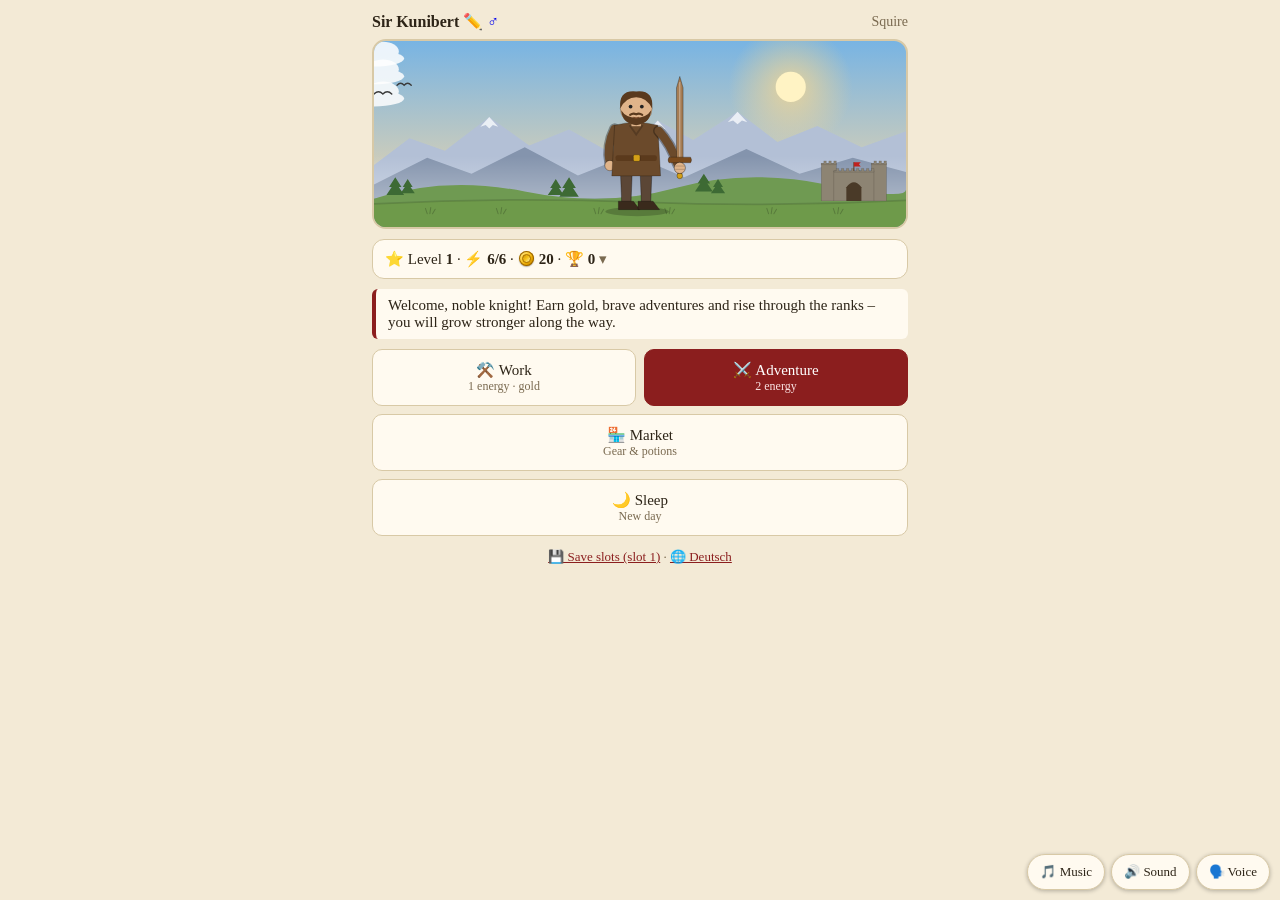
<file: index.html>
<!DOCTYPE html>
<html lang="de">
<head>
<meta charset="utf-8">
<meta name="viewport" content="width=device-width, initial-scale=1, viewport-fit=cover">
<title>Sir Grindalot – Vom Knappen zur Legende</title>
<meta name="theme-color" content="#1b1610">
<meta name="description" content="Werde vom Knappen zur Legende – ein mittelalterliches Browser-Rollenspiel.">
<link rel="manifest" href="manifest.webmanifest">
<link rel="icon" href="icons/icon.svg" type="image/svg+xml">
<link rel="apple-touch-icon" href="icons/icon-192.png">
<meta name="apple-mobile-web-app-capable" content="yes">
<meta name="apple-mobile-web-app-title" content="Sir Grindalot">
<!-- Die Version steht nur hier (V). Sie hängt als ?v=… an allen Dateien und an sw.js, damit Browser nach einem Update keine alten Dateien aus dem Cache nehmen. -->
<script>var V="0.2.3";document.write('<link rel="stylesheet" href="css/style.css?v='+V+'">')</script>
</head>
<body>
<div id="app"></div>
<!-- Klassische Skripte (keine ES-Module), damit das Spiel auch lokal per file:// läuft. Reihenfolge ist wichtig (gleich in tests/index.html).
     Die Version V steht oben im Kopf; document.write lädt sie der Reihe nach und synchron. -->
<script>
["js/i18n.js","js/lang/de.js","js/lang/en.js","js/util.js","js/data.js","js/state.js","js/audio.js","js/speech.js","js/unlock.js","js/art.js","js/towerart.js","js/uniqueart.js","js/professions.js","js/weapons.js","js/loot.js","js/unique.js","js/day.js","js/tavern.js","js/screens.js","js/combat.js","js/towerboss.js","js/help.js","js/companions.js","js/events.js","js/story.js","js/endgame.js","js/bestiary.js","js/main.js"].forEach(function(f){document.write('<script src="'+f+'?v='+V+'"><\/script>')});
</script>
</body>
</html>
</file>
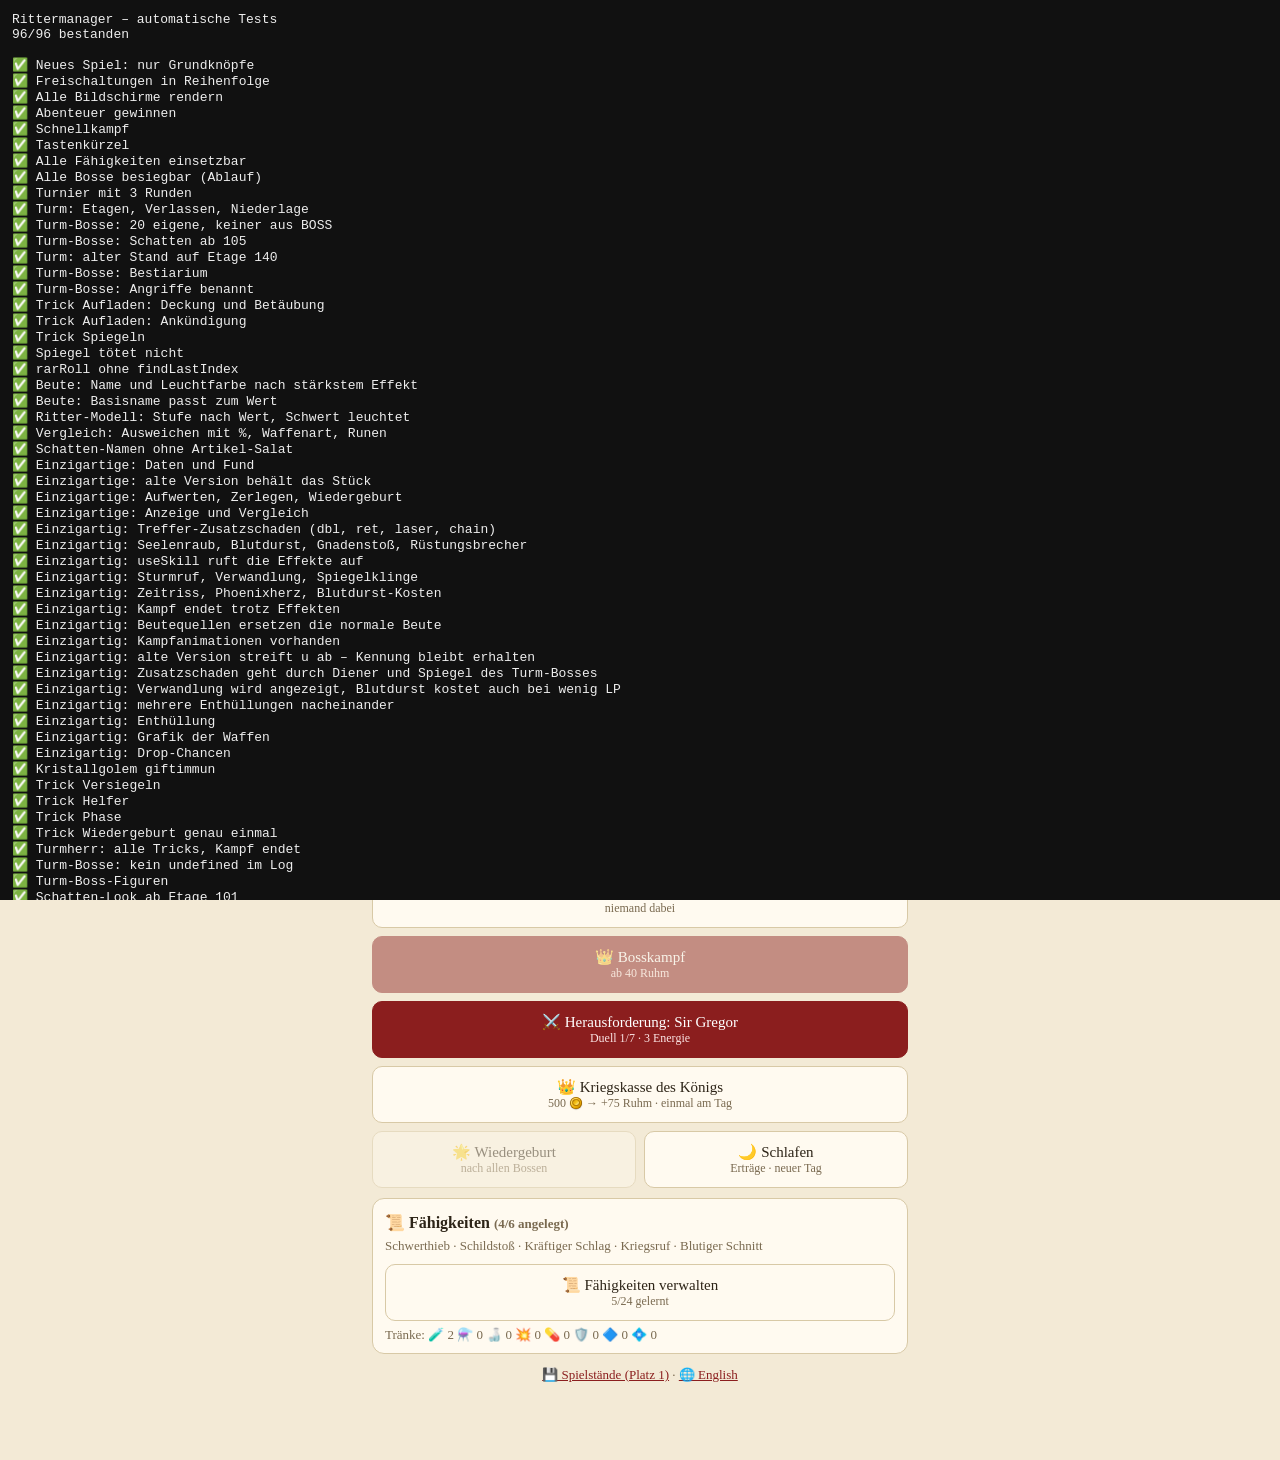
<file: tests/index.html>
<!DOCTYPE html>
<html lang="de"><head><meta charset="utf-8"><title>Rittermanager – Tests</title>
<link rel="stylesheet" href="../css/style.css">
<script>
// Echte Spielstände nie anfassen: localStorage durch einen Speicher im Arbeitsspeicher ersetzen
(()=>{const m={ritter_lang:"de"};  // Tests laufen deutsch, ?lang=en für Englisch
const mem={getItem:k=>k in m?m[k]:null,setItem:(k,v)=>{m[k]=String(v)},removeItem:k=>{delete m[k]},clear:()=>{for(const k in m)delete m[k]},key:i=>Object.keys(m)[i]||null,get length(){return Object.keys(m).length}};
 Object.defineProperty(window,"localStorage",{value:mem,configurable:true})})();
// Keine Seitenreloads und keine echten Downloads im Test
window.__reloads=0;
</script></head>
<body><div id="app"></div>
<script src="../js/i18n.js"></script><script src="../js/lang/de.js"></script><script src="../js/lang/en.js"></script><script src="../js/util.js"></script><script src="../js/data.js"></script><script src="../js/state.js"></script><script src="../js/audio.js"></script><script src="../js/speech.js"></script><script src="../js/unlock.js"></script><script src="../js/art.js"></script><script src="../js/towerart.js"></script><script src="../js/uniqueart.js"></script><script src="../js/professions.js"></script><script src="../js/weapons.js"></script><script src="../js/loot.js"></script><script src="../js/unique.js"></script><script src="../js/day.js"></script><script src="../js/tavern.js"></script><script src="../js/screens.js"></script><script src="../js/combat.js"></script><script src="../js/towerboss.js"></script><script src="../js/help.js"></script><script src="../js/companions.js"></script><script src="../js/events.js"></script><script src="../js/story.js"></script><script src="../js/endgame.js"></script><script src="../js/bestiary.js"></script><script src="../js/main.js"></script>
<pre id="out" style="position:fixed;inset:0;overflow:auto;margin:0;padding:12px;background:#111;color:#eee;font:13px monospace;z-index:999"></pre>
<script>
const R=[];let fails=0;
function test(name,fn){try{fn();R.push("✅ "+name)}catch(e){fails++;R.push("❌ "+name+" – "+(e&&e.message||e))}}
const ok=(c,m)=>{if(!c)throw new Error(m||"Bedingung nicht erfüllt")};
AU.mus=false;AU.sfx=false;TTS.on=false;speechSynthesis&&speechSynthesis.cancel&&(speechSynthesis.speak=()=>{});
const newGame=()=>{S=fresh();unlCheck();S.lvl0=1;S.sk=[];qGen();F=null};
const hero=L=>{newGame();S.exp=expFor(L);S.st=S.au=S.ge=3+L-1;S.lvl0=L;S.unl=FEAT.map(f=>f.id);S.tunl=1;S.sk=SK.filter(s=>s.id!=="hieb"&&s.lv<=L).slice(-6).map(s=>s.id);S.gold=99999;S.en=99;Object.keys(S.mat).forEach(k=>S.mat[k]=50);S.pr={sm:{lv:10,xp:0},al:{lv:10,xp:0},ve:{lv:10,xp:0}}};
const win=()=>{let n=0;while(!F.over&&n++<300){F.ehp=0;enemyTurn([])}ok(F.over,"Kampf endet nicht")};

test("Neues Spiel: nur Grundknöpfe",()=>{newGame();home();const b=[...document.querySelectorAll(".grid button")].map(x=>x.textContent);ok(b.length===4,"erwartet 4 Knöpfe, gefunden "+b.length)});
test("Freischaltungen in Reihenfolge",()=>{newGame();const got=[];for(let L=2;L<=20;L++){S.exp=expFor(L);const l=[];levelCheck(l);unlCheck(l);l.filter(x=>x.includes("🔓")).forEach(()=>got.push(L))}ok(got.length>=11,"nur "+got.length+" Freischaltungen")});
test("Alle Bildschirme rendern",()=>{hero(30);for(const f of[home,shop,inv,trader,castleScr,titles,skillsScr,saveScr,compScr,bestScr,()=>{TV.ph="bet";tavern()}])f();for(const w of["sm","al","ve"]){wsTab=w;workshop()}});
test("Abenteuer gewinnen",()=>{hero(10);startFight();if(EVN){EVN=null;setup(mk(10,ET[0]))}win();ok(F.ko==="e")});
test("Schnellkampf",()=>{hero(15);EVN=null;setup(mk(12,ET[2]));quickFight();ok(F.over||F.log.includes(t("cb.qStop")),"Schnellkampf endet nicht")});
test("Tastenkürzel",()=>{hero(15);setup(mk(12,ET[0]));const o=F.ehp;document.dispatchEvent(new KeyboardEvent("keydown",{key:"1"}));ok(F.ehp<o||F.log.includes(t("cb.miss"))||F.log.includes(t("cb.eDodge",F.name)),"Taste 1 ohne Wirkung")});
test("Alle Fähigkeiten einsetzbar",()=>{hero(30);for(const s of SK){S.sk=s.id==="hieb"?[]:[s.id];setup(mk(30,ET[0]));F.ehp=F.emax=1e6;useSkill(s.id);ok(!F.log.includes("undefined"),s.id)}});
test("Alle Bosse besiegbar (Ablauf)",()=>{hero(50);for(let i=0;i<BOSS.length;i++){S.boss=i;S.ruhm=1e6;S.en=9;startBoss();win()}ok(S.boss===BOSS.length,"Bossfortschritt "+S.boss);ok(F.epi===1,"Epilog-Knopf fehlt");epilogScr()});
test("Turnier mit 3 Runden",()=>{hero(20);startTour();win();nextTour();win();nextTour();win();ok(S.troph===1,"kein Pokal")});
test("Turm: Etagen, Verlassen, Niederlage",()=>{hero(30);startTower();win();nextTour();win();leaveTower();ok(S.tcur===3,"tcur "+S.tcur);S.en=9;startTower();F.php=0;F.php=1;F.pb.burn=5;F.eb.stun=1;useSkill("hieb");let n=0;while(!F.over&&n++<50){F.php=1;F.pb.burn=5;F.eb.stun=1;useSkill("hieb")}ok(S.tcur===1,"Reset nach Niederlage");ok((S.hall||[]).length===1,"Ruhmeshalle leer")});
test("Turm-Bosse: 20 eigene, keiner aus BOSS",()=>{hero(60);const seen=new Set();for(let n=5;n<=100;n+=5){S.tcur=n;S.en=9;F=null;startTower();ok(F.boss&&F.tbi>=0&&F.bi===-1,"Etage "+n);ok(!BOSS.some(b=>b.n===F.name),"alter Boss auf "+n);seen.add(F.tbi)}ok(seen.size===20,"nur "+seen.size)});
test("Turm-Bosse: Schatten ab 105",()=>{hero(60);S.tcur=105;startTower();ok(F.tbi===0&&F.cyc===1&&F.name===t("tw.shadow",TBOSS[0].n),F.name);const a=F.lvl;F=null;S.tcur=5;startTower();ok(a>=F.lvl+10,"Schatten nicht stärker")});
test("Turm: alter Stand auf Etage 140",()=>{hero(60);S.tcur=140;startTower();ok(F.tower===140&&F.tbi===7&&F.cyc===1,"Etage 140")});
test("Turm-Bosse: Bestiarium",()=>{ok(BST.filter(b=>b.k.startsWith("tb")).length===20,"Einträge");hero(60);S.tcur=10;startTower();win();ok(S.bst.tb1&&S.bst.tb1.w===1,"tb1 nicht gezählt");bestScr()});
test("Turm-Bosse: Angriffe benannt",()=>{for(const b of TBOSS)for(const m of[...b.mv,...(b.mv2||[])])ok(typeof m[0]==="string"&&m[0]&&m.length===5,"Angriff ohne Namen: "+b.n)});
const tbF=(i,L)=>{hero(L||50);S.tcur=(i+1)*5;startTower();F.ehp=F.emax=1e6;return F};
test("Trick Aufladen: Deckung und Betäubung",()=>{const f=tbF(0);f.ts.arm=1;f.pb.guard=0;f.php=f.pmax=1e6;enemyTurn([]);const full=1e6-f.php;ok(full>0,"kein Treffer");f.ts.arm=1;f.pb.guard=3;f.php=1e6;enemyTurn([]);ok(1e6-f.php<full*.4,"Deckung wirkt nicht");f.ts.arm=1;f.eb.stun=1;f.php=1e6;enemyTurn([]);ok(f.php===1e6&&!f.ts.arm,"Betäubung bricht nicht ab")});
test("Trick Aufladen: Ankündigung",()=>{const f=tbF(0);f.php=f.pmax=1e6;let n=0;for(let k=0;k<3;k++){enemyTurn([]);if(f.ts.arm)n++}ok(n===1&&f.log.includes("⚡"),"keine Ankündigung")});
test("Trick Spiegeln",()=>{const f=tbF(2);f.ts.rf=2;f.eb.stun=1;S.sk=[];const p=f.php;useSkill("hieb");ok(f.php<p||f.log.includes(t("cb.miss")),"kein Rückschaden")});
test("Spiegel tötet nicht",()=>{const f=tbF(2);f.ehp=1;f.php=5;f.ts.rf=2;S.sk=[];let k=0;while(!f.over&&k++<50){f.ehp=1;f.php=5;f.ts.rf=2;useSkill("hieb")}ok(f.over&&f.ko==="e"&&f.php>0,"Sieg mit "+f.php+" LP")});
test("rarRoll ohne findLastIndex",()=>{ok(!/findLastIndex/.test(rarRoll.toString()),"findLastIndex");const o=Math.random;Math.random=()=>.9999999;try{ok(rarRoll([0,60,32,8])===3&&rarRoll([60,0,0,0])===0,"Randfall")}finally{Math.random=o}});
test("Beute: Name und Leuchtfarbe nach stärkstem Effekt",()=>{hero(30);let n=0;for(let k=0;k<200;k++){const it=genItem(40,3,"w");const best=Object.keys(it.fx).sort((a,b)=>(it.fx[b]/LFX[b].max(40,.8)*(LFX[b].fix?.5:1))-(it.fx[a]/LFX[a].max(40,.8)*(LFX[a].fix?.5:1)))[0];ok(it.c===LFX[best].c,"Leuchtfarbe nicht vom stärksten Effekt");ok(it.n.endsWith(LFX[best].suf),it.n);n++}});
test("Beute: Basisname passt zum Wert",()=>{hero(30);for(let il=1;il<=45;il++)for(const s of["w","a","sh"]){const it=genItem(il,0,s,s==="w"?"schwert":undefined),T=s==="w"?W:s==="a"?A:SH;const nm=it.n.replace(" "+LFX[Object.keys(it.fx)[0]].suf,"").replace(/^\S+ /,"");let tier=0;T.forEach((x,i)=>{if(x[2]<=it.b)tier=i});if(s!=="w"||true){const base=(s==="w"?WNAMES.schwert:T.map(x=>x[0]))[Math.max(s==="w"?0:1,tier)];ok(it.n.startsWith(base),"il "+il+" "+s+" b"+it.b+": "+it.n+" erwartet "+base)}}});
test("Ritter-Modell: Stufe nach Wert, Schwert leuchtet",()=>{hero(30);const it=genItem(30,1,"w","schwert");S.gear.push(it);S.ew=it.id;ok(pk().includes("drop-shadow"),"Zufallsschwert ohne Glow");const sh=genItem(30,1,"sh");S.gear.push(sh);S.es=sh.id;S.s=0;S.w=0;ok(gearTier("w")===(()=>{let t=0;W.forEach((x,i)=>{if(x[2]<=it.b)t=i});return t})(),"Waffenstufe");ok(gearTier("sh")>=2,"Schildstufe "+gearTier("sh"))});
test("Vergleich: Ausweichen mit %, Waffenart, Runen",()=>{hero(30);S.ew=null;S.w=0;const mk2=(fx,cat)=>({id:"gx"+Math.random(),s:"w",b:5,fx,r:1,il:5,gen:1,cat:cat||"schwert",c:"#fff"});let it=mk2({},"bogen");S.gear.push(it);ok(cmpHtml(it).includes(LFX.crit.nm),"Bogenbasis nicht verglichen: "+cmpHtml(it));const a={id:"ga1",s:"a",b:2,fx:{dodge:6},r:1,il:5,gen:1,c:"#fff"};S.gear.push(a);S.ea=null;ok(new RegExp(LFX.dodge.nm+"[^<·]*%").test(cmpHtml(a)),"kein %: "+cmpHtml(a));const e=mk2({crit:.1});S.gear.push(e);S.ew=e.id;S.ru[e.id]=["r3"];const c2=mk2({});S.gear.push(c2);ok(cmpHtml(c2).includes(LFX.crit.nm),"Rune am angelegten Teil ignoriert: "+cmpHtml(c2))});
test("Schatten-Namen ohne Artikel-Salat",()=>{hero(60);for(const n of[125,135,200]){S.tcur=n;F=null;startTower();ok(!/(Schatten-|Shadow )(Die|Der|Dein|The|Your) |undefined/.test(F.name),F.name)}});
test("Einzigartige: Daten und Fund",()=>{hero(40);ok(UNIQ.length===21,"21");for(const c of Object.keys(WCAT))ok(UNIQ.filter(u=>u.cat===c).length===3,"3 je Art: "+c);for(const u of UNIQ){const it=genUnique(u.id,40);ok(it.u===u.id&&it.r===3&&it.fx.crit>=.01&&it.fx.crit<.0125&&it.b>0&&it.n&&it.d&&!it.n.includes("undefined")&&!it.d.includes("undefined"),u.id)}ok(uVal("dbl",genUnique("zwilling",1))===.2&&Math.abs(uVal("dbl",genUnique("zwilling",50))-.4)<1e-9,"Skalierung");ok(uVal("dbl",genUnique("jaeger",50))<.4,"zwei Effekte ×0,85")});
test("Einzigartige: alte Version behält das Stück",()=>{hero(40);const it=genUnique("donnerzahn",30);S.gear.push(it);const old=g=>!!g&&/^g\d+$/.test(g.id)&&["w","a","sh"].includes(g.s)&&[0,1,2,3].includes(g.r)&&(g.s!=="w"||g.cat in WCAT)&&Object.keys(g.fx||{}).some(k=>LFX[k]&&LFX[k].s==="w"&&+g.fx[k]>0);ok(old(JSON.parse(JSON.stringify(it))),"alte Prüfung verwirft");gearClean();ok(itm(it.id)&&itm(it.id).u==="donnerzahn","gearClean verliert u");S.ew=it.id;ok(fxv("crit")===0,"Platzhalter zählt als Krit")});
test("Einzigartige: Aufwerten, Zerlegen, Wiedergeburt",()=>{hero(50);const it=genUnique("blutdurst",40);S.gear.push(it);S.ew=it.id;S.boss=BOSS.length;doRebirth("gold");ok(itm(it.id)&&itm(it.id).u==="blutdurst","Wiedergeburt verliert u");const a=genUnique("zwilling",20);S.gear.push(a);const ak0=S.mat.ak;ok(salvage(a.id)&&S.mat.ak>ak0,"Zerlegen ohne Kristall");bagHtml();inv(true)});
test("Einzigartige: Anzeige und Vergleich",()=>{hero(30);const it=genUnique("sonnenlaser",30);S.gear.push(it);ok(bagHtml().includes(t("ux.tag")),"Kennzeichen fehlt");ok(typeof cmpHtml(it)==="string"&&!cmpHtml(it).includes("undefined"),"Vergleich");const n=genItem(30,1,"w","stab");S.ew=it.id;ok(!cmpHtml(n).includes(LFX.crit.nm+"&nbsp;▼"),"Platzhalter im Vergleich")});
const uSetup=(id,il)=>{hero(50);const it=genUnique(id,il||40);S.gear.push(it);S.ew=it.id;S.sk=[];setup(mk(40,ET[0]));F.fx={};F.def=0;F.ehp=F.emax=1e6;F.php=F.pmax=1e6;F.eb.stun=1;return it};
const uRun=(r,fn)=>{const o=Math.random;Math.random=()=>r;try{fn()}finally{Math.random=o}};
test("Einzigartig: Treffer-Zusatzschaden (dbl, ret, laser, chain)",()=>{for(const [id,x] of [["zwilling",70],["wiederkehr",80],["sonnenlaser",80]]){uSetup(id);uRun(.0001,()=>uOnHit(F,100,false,[]));ok(Math.abs(1e6-F.ehp-x)<=1,id+": "+(1e6-F.ehp))}
 uSetup("donnerzahn");const it=uEq();uRun(.0001,()=>uOnHit(F,100,false,[]));ok(F.ehp===1e6,"Blitz ohne Krit");uRun(.0001,()=>uOnHit(F,100,true,[]));ok(Math.abs(1e6-F.ehp-Math.round(uVal("chain",it)*100))<=1,"Blitzkette "+(1e6-F.ehp));
 uSetup("zwilling");uRun(.9,()=>uOnHit(F,100,true,[]));ok(F.ehp===1e6,"Doppelschlag ohne Wurf")});
test("Einzigartig: Seelenraub, Blutdurst, Gnadenstoß, Rüstungsbrecher",()=>{uSetup("seelenspinner");S.sk=["gift"];F.pp.gift=2;uRun(.0001,()=>uOnHit(F,100,false,[]));ok(F.pp.gift===3,"Seelenraub: "+F.pp.gift);F.pp.gift=SKD("gift").pp;uRun(.0001,()=>uOnHit(F,100,false,[]));ok(F.pp.gift===SKD("gift").pp,"über das Maximum");
 uSetup("blutdurst");const m0=uDmgMul(F);for(let k=0;k<30;k++)uOnHit(F,100,false,[]);ok(m0===1&&Math.abs(uDmgMul(F)-1.5)<1e-9,"Blutdurst bis +50 %: "+uDmgMul(F));
 uSetup("gnade");F.ehp=F.emax*.2;uRun(.0001,()=>uOnHit(F,100,false,[]));ok(F.ehp<=0,"Gnadenstoß tötet nicht");uSetup("gnade");F.ehp=F.emax*.5;uRun(.0001,()=>uOnHit(F,100,false,[]));ok(F.ehp===F.emax*.5,"über 25 % LP");
 hero(50);const g=genUnique("gnade",40);S.gear.push(g);S.ew=g.id;S.sk=[];setup(mk(40,BOSS[0],true));F.ehp=Math.round(F.emax*.24);const e0=F.ehp;uRun(.0001,()=>uOnHit(F,100,false,[]));ok(F.ehp>0&&e0-F.ehp===Math.round(F.emax*.2),"Boss: 20 % Abzug statt Tod");
 uSetup("schaedel");F.def=500;F.eb.guard=1;uRun(.8,()=>useSkill("hieb"));const hi=1e6-F.ehp;ok(hi>5,"Rüstungsbrecher trifft nicht");uSetup("schaedel");F.def=0;F.eb.guard=0;uRun(.8,()=>useSkill("hieb"));ok(Math.abs((1e6-F.ehp)-hi)<=8,"Rüstung wirkt trotz Rüstungsbrecher: "+hi+" vs "+(1e6-F.ehp))});
test("Einzigartig: useSkill ruft die Effekte auf",()=>{uSetup("zwilling");uRun(.0001,()=>useSkill("hieb"));ok(F.vfx.some(v=>v[0]==="u_dbl"),"keine Doppelschlag-Animation");ok(!F.log.includes("undefined"),"undefined im Log");uSetup("zwilling");uRun(.9,()=>useSkill("hieb"));ok(!F.vfx.some(v=>v[0]==="u_dbl"),"Doppelschlag ohne Wurf");S.ew=null;uRun(.0001,()=>{setup(mk(40,ET[0]));F.eb.stun=1;useSkill("hieb")});ok(!F.vfx.some(v=>String(v[0]).startsWith("u_")),"Effekt ohne Waffe")});
test("Einzigartig: Sturmruf, Verwandlung, Spiegelklinge",()=>{uSetup("sturmherold");ok(F.pb.buff===3,"Sturmruf: "+F.pb.buff);ok(F.log.includes(t("ue.log.storm")),"Sturmruf-Text");
 uSetup("wandelstab");F.php=F.pmax*.4;const m0=uDmgMul(F);uRun(.8,()=>useSkill("hieb"));ok(F.uq.mo===1&&uDmgMul(F)>m0*1.3,"Verwandlung: "+F.uq.mo);
 uSetup("spiegelspeer");const e=uEq();uMirror(F,100,[]);ok(Math.abs(1e6-F.ehp-Math.round(uVal("mirror",e)*100))<=1,"Spiegelklinge: "+(1e6-F.ehp));uSetup("sonnenlaser");uMirror(F,100,[]);ok(F.ehp===1e6,"Spiegel ohne Waffe")});
test("Einzigartig: Zeitriss, Phoenixherz, Blutdurst-Kosten",()=>{uSetup("chronos");F.eb.stun=0;F.php=1000;F.pmax=1000;uRun(.0001,()=>enemyTurn([]));ok(F.php===1000,"Zeitriss: Gegner hat trotzdem getroffen ("+F.php+")");
 uSetup("phoenix");F.pb.poison=3;F.php=1;enemyTurn([]);ok(!F.over&&F.php>1,"Phoenixherz: "+F.php+" over "+F.over);ok(Math.abs(F.php-Math.round(F.pmax*uVal("phoenix",uEq()))+ (2+Math.floor(F.lvl/2)))<=6||F.php>F.pmax*.2,"Phoenix-LP");F.eb.stun=1;F.pb.poison=3;F.php=1;enemyTurn([]);ok(F.over&&F.ko==="p","Phoenixherz zweimal");
 uSetup("blutdurst");F.php=F.pmax=50;F.uq.bl=3;for(let k=0;k<200;k++){F.eb.stun=1;enemyTurn([]);ok(!F.over&&F.php>=1,"Blutdurst tötet: "+F.php+" in Zug "+k);if(F.over)break}});
test("Einzigartig: Kampf endet trotz Effekten",()=>{for(const id of["chronos","phoenix","wiederkehr","jaeger","sonnenlaser"]){uSetup(id);F.eb.stun=0;win();ok(F.over&&F.ko==="e",id)}});
const uCnt=()=>S.gear.filter(isU).length,nCnt=()=>S.gear.filter(g=>!isU(g)).length;
test("Einzigartig: Beutequellen ersetzen die normale Beute",()=>{
 hero(40);S.tcur=10;S.en=9;uRun(.0001,()=>{startTower();win()});ok(uCnt()===1&&nCnt()===0,"Turm-Boss: "+uCnt()+"/"+nCnt());ok(S.gear.find(isU).il===lvl()+1,"il Turm: "+S.gear.find(isU).il);
 hero(40);S.tcur=10;S.en=9;uRun(.99,()=>{startTower();win()});ok(uCnt()===0&&nCnt()===1,"Turm ohne Wurf: "+uCnt()+"/"+nCnt());
 hero(50);S.boss=0;S.ruhm=1e6;S.en=9;uRun(.0001,()=>{startBoss();win()});ok(uCnt()===1&&nCnt()===1,"Boss: "+uCnt()+"/"+nCnt());
 hero(50);S.boss=0;S.ruhm=1e6;S.en=9;uRun(.99,()=>{startBoss();win()});ok(uCnt()===0&&nCnt()===2,"Boss ohne Wurf: "+uCnt()+"/"+nCnt());
 hero(40);S.en=9;uRun(.0001,()=>{startTour();win();nextTour();win();nextTour();win()});ok(uCnt()>=1&&nCnt()===0,"Turnier: "+uCnt()+"/"+nCnt());
 hero(40);S.en=9;uRun(.99,()=>{startTour();win();nextTour();win();nextTour();win()});ok(uCnt()===0&&nCnt()>=1,"Turnier ohne Wurf");
 hero(40);S.en=9;uRun(.0001,()=>{const e=mk(Math.max(2,lvl()),WOLF,true);e.moon=true;setup(e);win()});ok(uCnt()===1&&nCnt()===0,"Werwolf: "+uCnt()+"/"+nCnt());
 hero(40);S.en=9;uRun(.0001,()=>{const e=mk(lvl()+1,MIMIC,true);e.mimic=true;e.bi=-1;setup(e);win()});ok(uCnt()===1,"Mimik: "+uCnt())});
test("Einzigartig: Drop-Chancen",()=>{hero(40);let z=12345;const o=Math.random;Math.random=()=>{z=(z*1103515245+12345)%2147483648;return z/2147483648};try{for(const src of Object.keys(UCH)){let n=0;S.gear=[];for(let k=0;k<4000;k++)if(uniqueRoll(src,30,[]))n++;ok(Math.abs(n/4000-UCH[src])<.02,src+": "+n/4000);S.gear=[]}
test("Einzigartig: Grafik der Waffen",()=>{hero(40);let n=0;for(const u of UNIQ){if(!UNIQV[u.id])continue;n++;for(const ph of[0,1]){const b=uniqBig(u.id,ph),s=uniqSmall(u.id,ph);ok(b.startsWith("<svg")&&!/undefined|NaN/.test(b),"groß "+u.id);ok(s.startsWith("<g")&&!/undefined|NaN/.test(s)&&s.includes('data-u="'+u.id+'"'),"klein "+u.id)}}ok(n===21&&UNIQ.every(u=>UNIQV[u.id]&&UG[u.id]),"nicht alle 21 Figuren: "+n);
test("Einzigartig: Kampfanimationen vorhanden",()=>{for(const k of["dbl","chain","soul","pierce","ret","mercy","laser","time","mirror","phoenix","storm","morph","blood"]){ok(typeof VX["u_"+k]==="function","VX u_"+k);const h=VX["u_"+k]("vE");ok(typeof h==="string"&&h.length>10&&!/undefined|NaN/.test(h),"u_"+k+" leer")}});
test("Einzigartig: Enthüllung",()=>{hero(40);const old=document.getElementById("ureveal");if(old)old.remove();const it=genUnique("donnerzahn",30);uniqueReveal(it);const el=document.getElementById("ureveal");ok(el&&el.innerHTML.includes(it.n)&&el.innerHTML.includes('class="ub"'),"Enthüllung fehlt");ok(el.innerHTML.includes(t("ux.reveal")),"Knopf fehlt");
test("Einzigartig: alte Version streift u ab – Kennung bleibt erhalten",()=>{hero(40);for(const d of UNIQ){const it=genUnique(d.id,35);const old={id:it.id,s:it.s,b:it.b,c:it.c,fx:Object.assign({},it.fx),r:it.r,il:it.il,gen:1,cat:it.cat};if(old.fx[it.m])old.m=it.m;S.gear=[old];S.ew=null;gearClean();const g=itm(it.id);ok(g&&g.u===d.id&&g.b===it.b,"Kennung verloren: "+d.id+" → "+(g&&g.u))}
 S.gear=[{id:"g901",s:"w",cat:"schwert",b:30,c:"#ffffff",fx:{crit:.05},r:3,il:20,gen:1},{id:"g902",s:"w",cat:"schwert",b:30,c:"#ffffff",fx:{crit:.01,burn:.1},r:3,il:20,gen:1}];gearClean();ok(S.gear.length===2&&S.gear.every(g=>!g.u),"normale Waffe wird zur einzigartigen")});
test("Einzigartig: Zusatzschaden geht durch Diener und Spiegel des Turm-Bosses",()=>{hero(50);const it=genUnique("zwilling",40);S.gear.push(it);S.ew=it.id;S.sk=[];S.tcur=10;S.en=9;startTower();ok(F.ts.mi.length>=1,"keine Diener");F.php=F.pmax=1e6;F.ehp=F.emax=1e6;const m0=F.ts.mi[0];const o=Math.random;Math.random=()=>.0001;try{uOnHit(F,Math.round(m0*.5),false,[])}finally{Math.random=o}ok(F.ehp===1e6&&F.ts.mi[0]<m0,"Zusatzschaden ging am Diener vorbei: ehp "+F.ehp+" mi "+F.ts.mi[0])});
test("Einzigartig: Verwandlung wird angezeigt, Blutdurst kostet auch bei wenig LP",()=>{uSetup("wandelstab");F.php=F.pmax*.4;const o=Math.random;Math.random=()=>.8;try{useSkill("hieb")}finally{Math.random=o}ok(F.vfx.some(v=>v[0]==="u_morph"),"keine Verwandlungs-Animation");F.over=true;ok(!pk().includes("#e1d4ff"),"verwandeltes Aussehen nach dem Kampf");
 uSetup("blutdurst");F.php=F.pmax=30;F.uq.bl=2;F.eb.stun=1;enemyTurn([]);ok(F.php<30,"Blutdurst kostet bei kleinen LP nichts: "+F.php)});
test("Einzigartig: mehrere Enthüllungen nacheinander",()=>{hero(40);const old=document.getElementById("ureveal");if(old)old.remove();const a=genUnique("donnerzahn",30),b=genUnique("blutdurst",30);uniqueReveal([a,b]);ok(document.getElementById("ureveal").innerHTML.includes(a.n),"erste fehlt");document.dispatchEvent(new KeyboardEvent("keydown",{key:"Enter",bubbles:true}));const el=document.getElementById("ureveal");ok(el&&el.innerHTML.includes(b.n),"zweite fehlt");document.dispatchEvent(new KeyboardEvent("keydown",{key:"Enter",bubbles:true}));ok(!document.getElementById("ureveal"),"nicht geschlossen");
 uniqueReveal(a);uniqueReveal(b);document.dispatchEvent(new KeyboardEvent("keydown",{key:"Enter",bubbles:true}));ok(!document.getElementById("ureveal"),"altes Overlay lässt Taste hängen")});
 document.dispatchEvent(new KeyboardEvent("keydown",{key:"Enter",bubbles:true}));ok(!document.getElementById("ureveal"),"Enter schließt nicht");
 uniqueReveal(it);document.querySelector("#ureveal button").click();ok(!document.getElementById("ureveal"),"Knopf schließt nicht");
 const o=Math.random;Math.random=()=>.0001;try{S.tcur=10;S.en=9;startTower();win()}finally{Math.random=o}ok(document.getElementById("ureveal"),"Fund löst keine Enthüllung aus");document.getElementById("ureveal").remove();fight();ok(!document.getElementById("ureveal"),"Enthüllung ein zweites Mal");
 const ok0=QUICK;hero(40);const o2=Math.random;Math.random=()=>.0001;try{S.tcur=10;S.en=9;startTower();QUICK=true;win();QUICK=false}finally{Math.random=o2;QUICK=ok0}ok(!document.getElementById("ureveal"),"Enthüllung im Schnellkampf")});
 const it=genUnique("donnerzahn",30);S.gear.push(it);S.ew=it.id;ok(pk().includes('data-u="donnerzahn"'),"Ritter ohne Waffe");ok(!pk().includes("drop-shadow(0 0 5px"),"normale Waffe zusätzlich");ok(bagHtml().includes('class="ub"'),"Beutel ohne Bild");inv(true)});
 const seen=new Set();for(let k=0;k<2000;k++){const it=uniqueRoll("moon",30,[]);if(!it)continue;seen.add(it.u)}ok(seen.size===21,"nicht alle 21 Waffen fallen: "+seen.size)}finally{Math.random=o}});
test("Kristallgolem giftimmun",()=>{const f=tbF(2);f.eb.stun=1;useSkill("hieb");f.eb.poison=0;S.sk=["gift"];if(SKD("gift")){for(let k=0;k<20;k++){f.eb.stun=1;f.pp.gift=9;useSkill("gift")}ok(!f.eb.poison,"Gift wirkt")}});
test("Trick Versiegeln",()=>{const f=tbF(4);const id=S.sk[0];f.ts.sl[id]=2;const pp=f.pp[id];useSkill(id);ok(f.pp[id]===pp,"gesiegelt nutzbar");document.dispatchEvent(new KeyboardEvent("keydown",{key:"2"}));ok(f.pp[id]===pp,"Taste umgeht Siegel");fmenu("skills");ok(document.body.innerHTML.includes("🔒"),"Siegel nicht angezeigt");let any=0;for(let k=0;k<200;k++){f.ts.sl={};f.php=f.pmax;enemyTurn([]);ok(!f.ts.sl.hieb,"hieb gesiegelt");if(Object.keys(f.ts.sl).length)any=1}ok(any,"nie gesiegelt");S.it.g=1;f.ts.sl[id]=2;f.eb.stun=1;useItem("g");ok(!f.ts.sl[id],"Trank hebt Siegel nicht auf")});
test("Trick Helfer",()=>{const f=tbF(1);ok(f.ts.mi.length>=2,"keine Diener");const e=f.ehp,m=f.ts.mi[0];S.sk=[];f.eb.stun=1;useSkill("hieb");ok(f.ehp===e||f.log.includes(t("cb.miss")),"Treffer ging am Diener vorbei");ok(f.ts.mi[0]<m||f.log.includes(t("cb.miss")),"Diener nicht getroffen");f.eb.poison=3;const e2=f.ehp;f.php=f.pmax;enemyTurn([]);ok(f.ehp<e2,"Gift trifft Boss nicht");f.ts.mi=f.ts.mi.map(()=>1);f.eb.stun=1;S.sk=["doppel"];f.pp.doppel=5;f.eb.guard=0;useSkill("doppel");ok(f.ts.mi.filter(h=>h>0).length<=f.ts.mi.length-2||f.log.includes(t("cb.miss")),"Mehrfachtreffer räumt nicht ab")});
test("Trick Phase",()=>{const f=tbF(3);f.ehp=f.emax*.4;f.php=f.pmax;enemyTurn([]);ok(f.ts.ph===1&&f.name===TBOSS[3].n2&&f.mv===TBOSS[3].mv2,"keine Phase");ok(!f.enr,"Raserei trotz Phase");ok(bKey(f)==="tb3","Bestiarium-Schlüssel");fight();ok(document.body.innerHTML.includes("<svg"),"Bild")});
test("Trick Wiedergeburt genau einmal",()=>{const f=tbF(13);f.ehp=0;f.php=f.pmax=1e7;enemyTurn([]);ok(!f.over&&f.ehp>0,"keine Wiedergeburt");f.ehp=0;f.php=f.pmax;enemyTurn([]);ok(f.over&&f.ko==="e","zweite Wiedergeburt")});
test("Turmherr: alle Tricks, Kampf endet",()=>{hero(70);S.tcur=100;startTower();F.php=F.pmax=1e7;win();ok(F.over&&F.ko==="e")});
test("Turm-Bosse: kein undefined im Log",()=>{for(let i=0;i<20;i++){const f=tbF(i,70);f.php=f.pmax=1e6;for(let k=0;k<12;k++){if(k===6)f.ehp=f.emax*.3;useSkill(eqSk().find(id=>f.pp[id]>0&&!tbSealed(id)));f.php=1e6;if(f.over)break;ok(!f.log.includes("undefined")&&!f.log.includes("NaN"),"Boss "+i+": "+f.log)}}});
test("Turm-Boss-Figuren",()=>{hero(30);for(let i=0;i<20;i++)for(const ph of[0,1]){const s=tbossSvg(i,ph);ok(s.startsWith("<svg")&&!s.includes("undefined")&&!s.includes("NaN"),"Figur "+i)}ok(TBOSSV.length===20,"zu wenige Figuren")});
test("Schatten-Look ab Etage 101",()=>{hero(60);S.tcur=101;startTower();ok(document.querySelector(".scene svg.bg rect.shade"),"Hintergrund nicht abgedunkelt");F=null;S.tcur=96;startTower();ok(!document.querySelector(".scene svg.bg rect.shade"),"Etage 96 abgedunkelt")});
test("Turm-Ebenen 1–100",()=>{ok(TIER.length===20&&TBGS.length===20,"Anzahl "+TIER.length+"/"+TBGS.length);for(let n=1;n<=100;n++)ok(ttier(n)===Math.floor((n-1)/5),"ttier "+n);ok(ttier(101)===0&&ttier(140)===7,"Wiederholung");const ids=new Set();for(let i=0;i<20;i++){const b=TBG(i);ok(b.includes("<svg")&&!b.includes("undefined")&&!b.includes("NaN"),"Bild "+i);(b.match(/id="([^"]+)"/g)||[]).forEach(x=>{ok(!ids.has(x),"doppelte id "+x+" in "+i);ids.add(x)});ok(TIER[i][0]&&TIER[i][1],"Text "+i)}ok(towerIntro(46).includes(TIER[9][0]),"Intro")});
test("Turm-Ebenen: Klang ohne Fehler",()=>{let o=AU.ctx;try{if(!o){o=new (window.AudioContext||window.webkitAudioContext)();AU.ctx=o;AU.mg=o.createGain();AU.rv=o.createGain();AU.nb=o.createBuffer(1,o.sampleRate,o.sampleRate)}}catch(e){return}const f0=F;for(let i=0;i<20;i++){F={tower:i*5+1,over:false};ok(TR.tower.bpm>0,"bpm "+i);for(let st=0;st<16;st++){TR.tower.p(st,o.currentTime+1,.2);amb(i,st,o.currentTime+1,.2)}}F=f0});
test("Vollmond-Werwolf",()=>{hero(20);S.day=5;const n=S.gear.length;startMoon();win();ok(S.gear.length===n+1&&!S.own.includes("mw"),"Mondbeute")});
test("Rivale: alle 7 Duelle",()=>{hero(45);for(let k=0;k<7;k++){S.en=9;startRival();win()}ok(S.rv===7,"rv "+S.rv);ok(S.own.includes("nk"),"Neidklinge fehlt")});
test("Alle Ereignisse und Entscheidungen",()=>{hero(20);for(const ev of EVTS)for(let i=0;i<ev.ch.length;i++){S.it.h=5;S.gold=9999;EVN={ev,res:null};F=null;evScr();evPick(i);if(F&&!F.over)win()}});
test("Begleiter kaufen und wirken",()=>{hero(20);S.bk=[0,1,2,3];for(const c of COMP)compBuy(c.id);ok(S.comp.length===4);S.cmp=null;compSet("ross");ok(enMax()===7);S.cmp="falke";setup(mk(20,ET[0]));F.ehp=F.emax=1e6;for(let k=0;k<30;k++)useSkill("hieb");S.cmp="knappe";setup(mk(20,ET[0]));F.ehp=F.emax=1e6;F.atk=0;F.fx={};F.php=Math.round(F.pmax*.2);enemyTurn([]);ok(F.knUsed===1,"Knappe hilft nicht")});
test("Bestiarium füllt sich",()=>{hero(20);S.bst={};setup(mk(10,ET[3]));win();ok((S.bst.et3||{}).w===1);bestScr()});
test("Legendäre Aufwertung bis +10",()=>{hero(30);for(let n=0;n<10;n++){S.en=9;upgrade("w"+S.w)}ok(S.up["w"+S.w]===10,"Stufe "+S.up["w"+S.w])});
const WFX=["burn","poison","stun","crit","life"],AFX=["hp","regen","dodge","noburn"];
test("Zufallsbeute: Generator",()=>{newGame();for(const il of[8,50])for(let r=0;r<4;r++)for(let i=0;i<30;i++){const it=genItem(il,r);
  ok(Object.keys(it.fx).length===r+1,`r${r}: ${Object.keys(it.fx).length} Effekte`);ok(["w","a","sh"].includes(it.s),"Slot "+it.s);
  ok((it.s==="w"?WFX:AFX).length&&Object.keys(it.fx).every(k=>(it.s==="w"?WFX:AFX).includes(k)),"falscher Effekt "+Object.keys(it.fx));
  if(it.s==="w")ok(it.cat in WCAT,"Waffenart "+it.cat);ok(it.b>=1,"Grundwert "+it.b);ok(Object.values(it.fx).every(v=>v>0&&!isNaN(v)),"Effektwert "+JSON.stringify(it.fx));
  ok(it.d===fxDesc(it.fx),"Beschreibung");ok(it.r===r&&it.gen===1&&/^g\d+$/.test(it.id),"Felder")}
 ok(genItem(30,3,"w","axt").cat==="axt","Waffenart vorgegeben");ok(genItem(30,0,"sh").s==="sh","Slot vorgegeben");ok(itm("fl").n===t("ei.fl.n"),"itm EI");
 const g=genItem(20,1);S.gear.push(g);ok(itm(g.id)===g,"itm gear");ok(rarRoll([0,0,0,1])===3&&rarRoll([1,0,0,0])===0,"rarRoll")});
const gearAdd=(il,r,s,cat)=>{const it=genItem(il,r,s,cat);S.gear.push(it);return it};
test("Zufallsbeute: Schild-Slot",()=>{hero(30);S.s=3;const base=sBon();const it=gearAdd(30,1,"sh");equipE(it.id);ok(S.es===it.id,"nicht angelegt");ok(sBon()===it.b,"sBon "+sBon());
 for(const k in it.fx)ok(fxv(k)>=it.fx[k],"Effekt "+k+" fehlt");ok(enemyAct.toString().includes("sBon()"),"Gegnerschaden ohne sBon");equipE(it.id);ok(!S.es&&sBon()===base,"ablegen")});
test("Zufallsbeute: Aufwerten und Runen",()=>{hero(30);const w=gearAdd(30,0,"w","bogen"),sh=gearAdd(30,0,"sh");equipE(w.id);equipE(sh.id);ok(eqCat()==="bogen","Waffenart");
 const wb=wBon(),sb=sBon();upgrade(w.id);upgrade(sh.id);ok(S.up[w.id]===1&&S.up[sh.id]===1,"nicht aufgewertet");ok(wBon()===wb+2&&sBon()===sb+1,"Bonus "+wBon()+"/"+sBon());
 const hp=fxv("hp");rune("r6",sh.id);ok((S.ru[sh.id]||[]).includes("r6"),"Rune nicht auf Schild");ok(fxv("hp")===hp+15,"Rune wirkt nicht");ok(invItems().includes(sh.id)&&invItems().includes(w.id),"invItems")});
test("Alter Spielstand ohne gear/es",()=>{S=Object.assign(fresh(),{own:["fl"],ew:"fl",exp:expFor(10)});delete S.gear;delete S.es;migrate();ok(Array.isArray(S.gear)&&S.es===null,"Migration");
 ok(eq("w").id==="fl","alte Waffe");inv();ok(!/undefined|NaN/.test(document.getElementById("app").innerHTML),"undefined/NaN im Inventar")});
test("Wiedergeburt behält Zufallsbeute",()=>{hero(50);S.s=3;const it=gearAdd(40,2,"sh");equipE(it.id);S.up.s3=2;S.up[it.id]=1;const n=S.gear.length;S.boss=BOSS.length;doRebirth("gold");
 ok(S.gear.length===n&&S.es===it.id,"Beute weg");ok(S.up.s3===undefined,"Marktschild-Aufwertung bleibt");ok(S.up[it.id]===1,"Aufwertung der Beute weg")});
test("Zufallsbeute: Quellen",()=>{hero(30);S.ruhm=1e6;const own=S.own.length;let n=S.gear.length;startBoss();win();ok(S.gear.length===n+2,"Story-Boss: "+(S.gear.length-n));ok(S.own.length===own,"feste Beute vergeben");
 n=S.gear.length;tourLoot([]);ok(S.gear.length===n+1,"Turnier");n=S.gear.length;moonLoot([]);ok(S.gear.length===n+1&&S.gear[n].r>=1,"Mond");
 n=S.gear.length;S.tunl=1;S.tcur=10;startTower();win();ok(S.gear.length===n+1&&S.gear[n].r>=1,"Turm Etage 10");n=S.gear.length;F=null;S.tcur=7;startTower();win();ok(S.gear.length===n,"Turm Etage 7 ohne Beute")});
test("Zufallsbeute: Auto-Anlegen",()=>{hero(30);S.ew=null;const l=[];const a=lootGive("boss",60,l);if(a.s==="w")ok(S.ew===a.id,"leerer Slot nicht belegt");
 const w=gearAdd(30,0,"w");equipE(w.id);for(let i=0;i<10;i++)lootGive("boss",60,[]);ok(S.ew===w.id,"angelegte Beute ersetzt");ok(l.join("").includes(a.n),"Meldung")});
test("Zufallsbeute: Zerlegen",()=>{hero(30);const it=gearAdd(30,3,"a");S.up[it.id]=2;const m={...S.mat};ok(salvage(it.id),"zerlegen fehlgeschlagen");
 ok(S.mat.ds===m.ds+1&&S.mat.mi===m.mi+2,"Ertrag 🟠");ok(S.mat.le===m.le+3&&S.mat.ez===m.ez+1,"Rückgabe Aufwertung "+(S.mat.le-m.le)+"/"+(S.mat.ez-m.ez));ok(!itm(it.id)&&S.up[it.id]===undefined,"noch da");
 const e=gearAdd(30,0,"w");equipE(e.id);ok(!salvage(e.id)&&itm(e.id),"angelegtes zerlegt");const g1=gearAdd(30,0,"a"),b1=gearAdd(30,1,"a");const k=salvageAll(0);ok(k===1&&!itm(g1.id)&&itm(b1.id)&&itm(e.id),"salvageAll")});
test("Zufallsbeute: Beutel voll",()=>{hero(30);S.tunl=1;F=null;for(let i=0;i<=BAG;i++)gearAdd(30,0);ok(bagFull(),"nicht voll");const en=S.en;startTower();startTour();ok(S.en===en,"trotz vollem Beutel gestartet");
 home();ok(document.getElementById("app").innerHTML.includes(t("hg.bagFull")),"Hinweis fehlt");salvageAll(0);ok(!bagFull(),"aufräumen")});
test("Zufallsbeute: Vergleich",()=>{hero(30);const a=gearAdd(30,1,"w"),b=gearAdd(60,1,"w");equipE(a.id);const h=cmpHtml(b);ok(/[▲▼]/.test(h),"kein Vergleich: "+h)});
test("Zufallsbeute: Export behält Beute",()=>{hero(20);gearAdd(20,2,"sh");const d=impParse(expStr());ok(d.gear.length===S.gear.length&&d.gear[0].id===S.gear[0].id,"Beute fehlt im Export")});
test("Zufallsbeute: Inventar",()=>{hero(30);for(let r=0;r<4;r++)gearAdd(30,r);inv();const h=document.getElementById("app").innerHTML;
 ok(h.includes(t("gear.bag")+" (4/20)"),"Beutel-Titel");ok(h.includes(t("gear.salvAll","🟢"))&&h.includes(t("gear.salvAll","🔵")),"Sammelknöpfe");ok(/[▲▼]/.test(h),"Vergleich");ok(!/undefined|NaN/.test(h),"undefined/NaN");
 const z=[...document.querySelectorAll("button")].find(b=>b.textContent.trim()===t("gear.salvB"));ok(z,"Zerlegen-Knopf");z.click();ok(S.gear.length===3,"nicht zerlegt");
 const a=[...document.querySelectorAll("button")].find(b=>b.textContent.trim()===t("c.equip"));a.click();ok(S.ew||S.ea||S.es,"nicht angelegt");inv();ok(document.getElementById("app").innerHTML.includes(t("gear.bag")+" (2/20)"),"angelegt zählt noch")});
test("Import: ungültige Beute wird bereinigt",()=>{newGame();const good=genItem(20,1,"w","axt");S.gear=[good,{id:"g99",n:"<img src=x onerror=alert(1)>",s:"w",cat:"axt",b:5,c:"red;x",fx:{crit:.1},d:"<b>",r:1,il:5,gen:1},{id:"g5",n:"Kaputt",s:"w",cat:"axt",b:5,c:"#fff",fx:{},d:"",r:7,il:5,gen:1},{id:"x');alert(1);('",n:"A",s:"zz",b:1,fx:{},r:0}];S.gid=1;
 migrate();ok(S.gear.length===2,"ungültige nicht entfernt: "+S.gear.length);const e=S.gear.find(x=>x.id==="g99");ok(e&&!/[<>]/.test(e.n)&&/^#[0-9a-f]{3,8}$/i.test(e.c)&&e.d===fxDesc(e.fx),"nicht bereinigt");ok(S.gid>=99,"gid "+S.gid);
 inv();ok(!document.getElementById("app").innerHTML.includes("<img src=x"),"HTML eingeschleust")});
test("Sammel-Zerlegen schont Aufgewertetes",()=>{hero(30);const a=gearAdd(30,1,"w"),b=gearAdd(30,1,"a"),c=gearAdd(30,1,"sh");S.up[a.id]=1;S.ru[b.id]=["r6"];ok(salvageAll(1)===1&&itm(a.id)&&itm(b.id)&&!itm(c.id),"falsch zerlegt")});
test("Inventar springt beim Aufräumen nicht nach oben",()=>{hero(30);const a=gearAdd(30,0),b=gearAdd(30,0);let top=0;const o=window.scrollTo;window.scrollTo=(x,y)=>{if(!y)top++};try{invSalv(a.id);equipE(b.id)}finally{window.scrollTo=o}ok(top===0,"springt nach oben")});
test("Kriegskasse: ab Boss 6, einmal am Tag",()=>{newGame();S.exp=expFor(30);S.lvl0=30;S.gold=99999;unlCheck();ok(!has("kasse"),"zu früh frei");S.boss=6;unlCheck();ok(has("kasse"),"nicht frei");home();ok(document.getElementById("app").innerHTML.includes(t("hg.kasse")),"Knopf fehlt");
 const g=S.gold,r=S.ruhm;kasseGive();ok(S.gold===g-kasseCost()&&S.ruhm===r+kasseRuhm(),"Tausch falsch");kasseGive();ok(S.gold===g-kasseCost(),"zweimal am Tag");S.day++;kasseGive();ok(S.gold===g-2*kasseCost(),"neuer Tag geht nicht");
 S.day++;S.gold=kasseCost()-1;kasseGive();ok(S.kasse!==S.day,"ohne genug Gold")});
test("Taschendiebe: höchstens fester Betrag",()=>{hero(20);S.gold=100000;EVT[EVT.length-1][1]();ok(S.gold===100000-(50+lvl()*15),"Diebstahl nicht gedeckelt");S.gold=500;EVT[EVT.length-1][1]();ok(S.gold===450,"10 % bei wenig Gold")});
test("Drachenschuppen: Turm nur jede 10. Etage",()=>{hero(30);const ds=()=>S.mat.ds;let a=ds();dropMat({boss:true,tower:5,et:"Ritter",lvl:30},[]);ok(ds()===a,"Etage 5 gab Schuppe");dropMat({boss:true,tower:10,et:"Ritter",lvl:30},[]);ok(ds()===a+1,"Etage 10 ohne Schuppe");a=ds();dropMat({boss:true,et:"Ritter",lvl:30},[]);ok(ds()>=a+1,"Story-Boss ohne Schuppe")});
test("Verzierungen, Söldner, Tavernenrunde",()=>{hero(30);S.bk=[0,1,2];for(const d of DECO)decoBuy(d.id);ok(S.deco.length===DECO.length);home();castleScr();mercHire();ok(S.merc===1);S.boss=2;S.ruhm=1e6;startBoss();ok(F.merc===1&&!S.merc);tavRound();ok(S.round===S.day)});
test("Wiedergeburt mit Segen",()=>{hero(50);S.boss=12;rebirth();doRebirth("slot");ok(skMax()===7&&S.star===1&&lvl()===1);S.boss=12;doRebirth("gold");ok(blessV("gold")===1)});
test("Nacht: Erträge, Aufträge, Animation",()=>{hero(20);S.bld={kaserne:1,garten:2,mine:2,arkan:1,schatz:1};S.en=S.enStart-5;const h=S.mat.hk;newDay();ok(S.mat.hk>=h+4,"keine Garten-Erträge");nightClose(home)});
test("Export / Import",()=>{hero(12);S.name="Exporttest";const str=expStr(),d=impParse(str);ok(d.name==="Exporttest");let bad=false;try{impParse("Quatsch")}catch(e){bad=true}ok(bad,"ungültiger Text akzeptiert")});
test("Taverne: Partie spielen",()=>{hero(20);S.tav=null;TV.o="gustl";TV.bet=10;tvStart();tvSel(0);tvRoll();ok(TV.ph==="done")});
test("Werkstatt: brauen, schmieden, Rune",()=>{hero(20);brew("h");forge("c1");rune("r1","w"+S.w);ok((S.ru["w"+S.w]||[]).includes("r1"))});
test("Hinweiskarten",()=>{hero(20);S.hints={};inv();ok(document.querySelector(".hint"));hintOk("inv",document.querySelector(".hint button"));inv();ok(!document.querySelector(".hint"))});
test("Keine 'undefined'/'NaN' im Burgbildschirm",()=>{hero(25);home();const tx=document.body.innerText;ok(!/undefined|NaN/.test(tx),"gefunden")});
test("Waffenarten: kaufen, Wirkung, Modelle",()=>{hero(20);for(const c of Object.keys(WCAT)){buyW(c,2);ok(eqCat()===c,c);setup(mk(20,ET[0]));F.ehp=F.emax=1e6;useSkill("hieb");ok(!F.log.includes("NaN"),c+" NaN");ok(pk().length>500,c+" Modell")}home();inv();shop()});
test("Gegner mit Waffenarten und Magier",()=>{hero(25);const cats=new Set();for(let k=0;k<200;k++){const e=mk(25,ET[rnd(0,ET.length-1)]);cats.add(e.look.wcat);if(e.look.wi){const it=EI.find(x=>x.id===e.look.wi);ok((it.cat||"schwert")===e.look.wcat,"Waffe passt nicht")}enemyKn(e)}ok(cats.size>=6,"nur "+cats.size+" Arten")});
test("Upgrades auf Nicht-Schwert",()=>{hero(20);buyW("axt",3);upgrade(wKey());ok(S.up["w:axt:3"]===1);ok(iname("w").includes("+1"))});
// ---- Sprachen ----
test("Sprachen: gleiche Schlüssel in allen Sprachdateien",()=>{const miss=[];const walk=(a,b,p)=>{if(typeof a!=="object"||!a||a instanceof RegExp)return;for(const k in a){if(!(k in b))miss.push(p+k);else walk(a[k],b[k],p+k+".")}};
 for(const l of Object.keys(LANGS)){ok(I18N[l],"Sprachdatei fehlt: "+l);walk(I18N.de,I18N[l],l+": ");walk(I18N[l],I18N.de,"de ← "+l+": ")}ok(!miss.length,miss.slice(0,5).join(", "))});
test("Sprachen: Daten haben Texte",()=>{for(const L of[EI,SK,IT,MAT,TT,RU,COMP,DECO,BLESS,FEAT,BLD,TAVO])for(const x of L)ok(typeof x.n==="string"&&x.n,"ohne Namen: "+(x.id||x.k));
 for(const b of[...BOSS,...ET,WOLF,MIMIC,RIVT])ok(b.mv.every(m=>typeof m[0]==="string"&&m.length===5),"Angriff ohne Namen: "+b.n);ok(RIVAL.every(r=>r.pre&&r.win&&r.lose),"Rivale");ok(EVTS.every(v=>v.t&&v.txt()&&v.ch.every(c=>c.l())),"Ereignisse")});
test("Sprachen: Beute und Aufträge ohne gespeicherten Text",()=>{hero(20);const g=genItem(30,1,"w","axt");S.gear.push(g);const n=g.n;g.n="X";g.d="Y";gearClean();ok(itm(g.id).n===n&&itm(g.id).d===fxDesc(g.fx),"Beutetext nicht neu gebildet");
 qGen();S.q.list.forEach(q=>q.txt="ALTTEXT");ok(questCard().includes(qTxt(S.q.list[0]))&&!questCard().includes("ALTTEXT"),"Auftragstext nicht aus der Sprachdatei");
 S.buffs=[{k:"dmg",v:.2,n:3,name:"ALTTEXT"}];home();ok(document.getElementById("app").innerHTML.includes(t("buff.dmg")),"Segen ohne Namen")});
test("Sprachen: Seitenkopf und Manifest",()=>{const add=h=>{const d=document.createElement("div");d.innerHTML=h;const e=d.firstChild;document.head.appendChild(e);return e},els=[add('<meta name="description" content="x">'),add('<meta name="apple-mobile-web-app-title" content="x">'),add('<link rel="manifest" href="x">')],tt=document.title;
 try{i18nHead();const m=t("meta");ok(document.title===m.title,"Titel");ok(els[0].content===m.desc,"Beschreibung");ok(els[1].content===m.short,"App-Titel");ok(els[2].getAttribute("href")===m.manifest&&/\.webmanifest$/.test(m.manifest),"Manifest "+m.manifest)}finally{els.forEach(e=>e.remove());document.title=tt}});
test("Version und Prototyp-Hinweis bei den Spielständen",()=>{hero(5);saveScr();const h=document.getElementById("app").innerHTML;ok(VERSION&&h.includes(t("sv.ver",VERSION)),"Version fehlt");ok(h.includes(t("sv.proto")),"Prototyp-Hinweis fehlt")});
test("Sprachen: Umschalter auf der Burg",()=>{hero(5);home();const l=Object.keys(LANGS).filter(x=>x!==LANG);ok(l.every(x=>document.getElementById("app").innerHTML.includes(`setLang('${x}')`)),"Umschalter fehlt")});
if(LANG!=="de")test("Sprachen: keine deutschen Texte ("+LANG+")",()=>{const bad=[],chk=w=>{const h=document.getElementById("app").innerText,m=h.match(/.{0,30}[äöüÄÖÜß].{0,30}/);if(m)bad.push(w+": "+m[0])};
 hero(30);S.boss=12;S.q=null;for(const[w,f]of[["home",home],["shop",shop],["inv",inv],["trader",trader],["castle",castleScr],["titles",titles],["skills",skillsScr],["save",saveScr],["comp",compScr],["best",()=>{S.bst=Object.fromEntries(BST.map(x=>[x.k,{s:1,w:1}]));bestScr()}],["tavern",()=>{TV.ph="bet";tavern()}],["rebirth",rebirth]])
  {f();chk(w)}for(const w of["sm","al","ve"]){wsTab=w;workshop();chk(w)}for(let i=0;i<20;i++){setup(mk(20,ET[i%ET.length]));F.ehp=F.emax=1e6;for(let k=0;k<5;k++)useSkill(eqSk()[k%eqSk().length]);fight();chk("fight")}
 for(const ev of EVTS){EVN={ev,res:null};evScr();chk("ev "+ev.id)}ok(!bad.length,bad.slice(0,4).join(" | "))});
document.getElementById("out").textContent=`Rittermanager – automatische Tests\n${R.length-fails}/${R.length} bestanden\n\n`+R.join("\n");
window.__testResult={total:R.length,fails,lines:R};
</script></body></html>
</file>
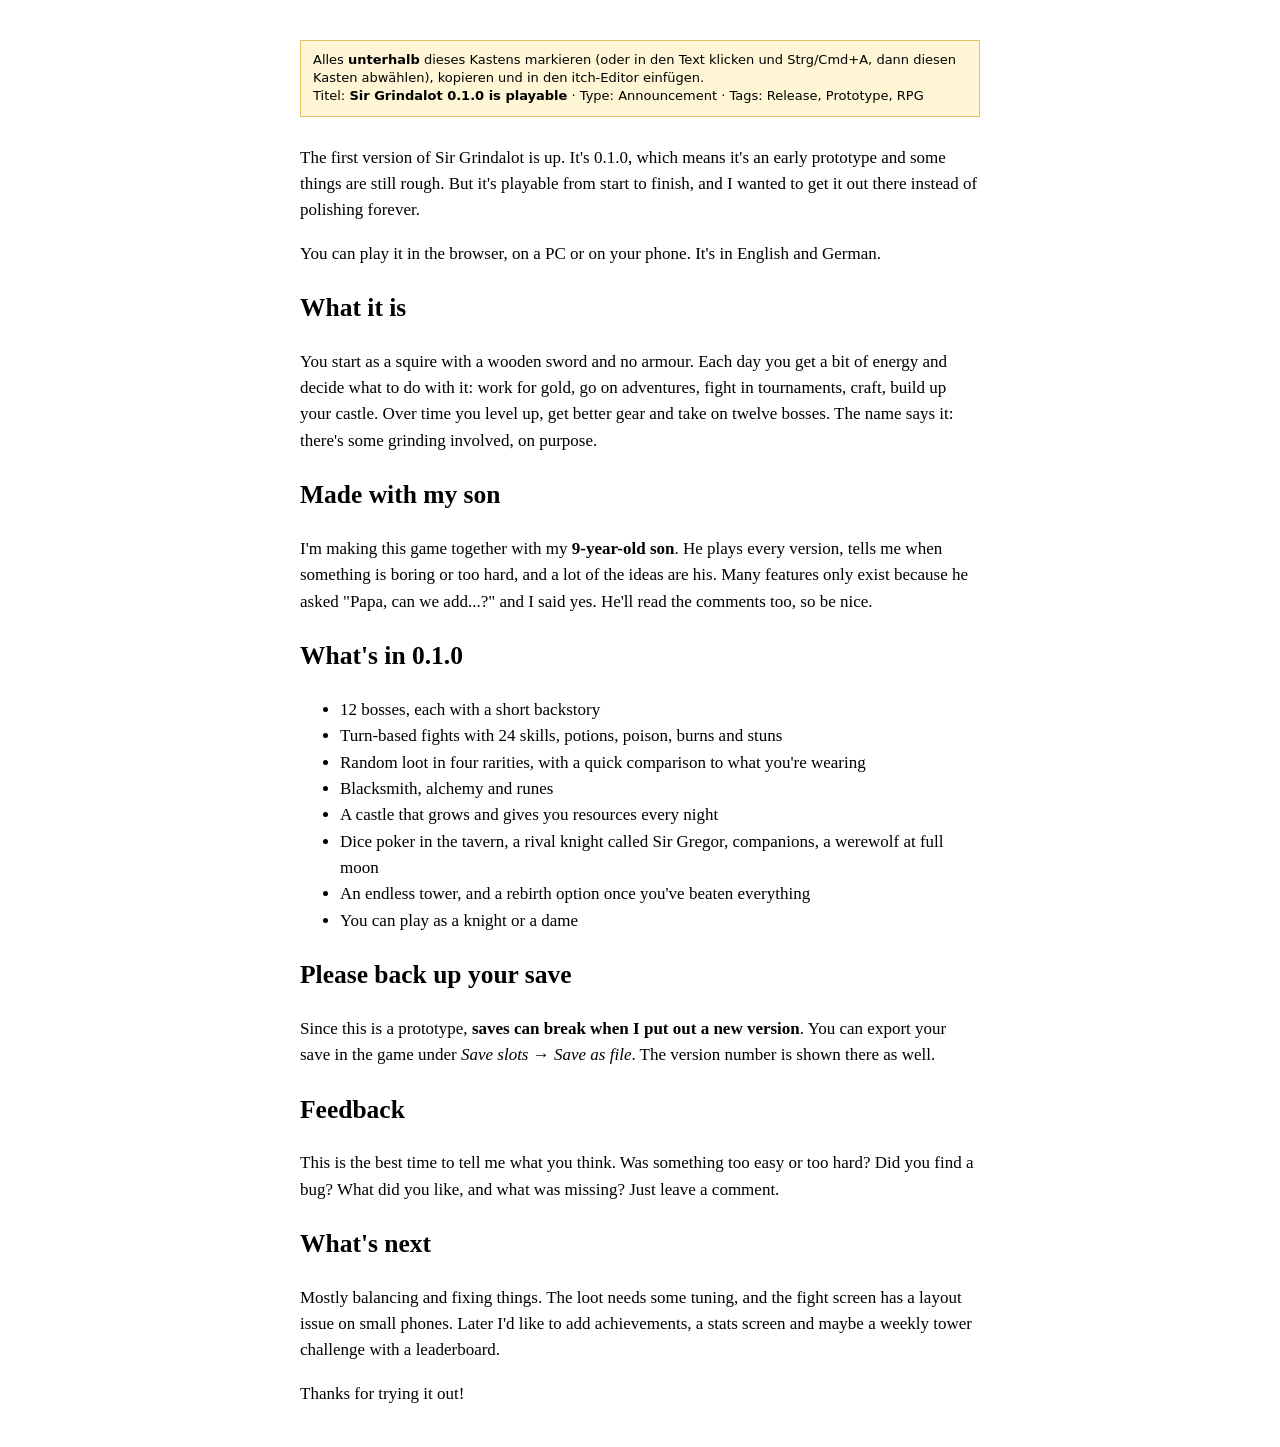
<file: docs/itch-devlog-0.1.0.html>
<!DOCTYPE html>
<html lang="en"><head><meta charset="utf-8"><title>Devlog #1 – Sir Grindalot 0.1.0</title>
<style>
 /* Nur zum Ansehen: schlicht, damit beim Kopieren keine Farben oder Schriften mitkommen */
 body{max-width:680px;margin:40px auto;padding:0 16px;font:17px/1.55 Georgia,serif}
 .hint{font:13px/1.4 system-ui,sans-serif;background:#fff6d6;border:1px solid #e0c060;padding:10px 12px;margin-bottom:28px}
</style></head>
<body>
<div class="hint">Alles <b>unterhalb</b> dieses Kastens markieren (oder in den Text klicken und Strg/Cmd+A, dann diesen Kasten abwählen), kopieren und in den itch-Editor einfügen.<br>Titel: <b>Sir Grindalot 0.1.0 is playable</b> · Type: Announcement · Tags: Release, Prototype, RPG</div>

<div id="post">
<p>The first version of Sir Grindalot is up. It's 0.1.0, which means it's an early prototype and some things are still rough. But it's playable from start to finish, and I wanted to get it out there instead of polishing forever.</p>
<p>You can play it in the browser, on a PC or on your phone. It's in English and German.</p>

<h2>What it is</h2>
<p>You start as a squire with a wooden sword and no armour. Each day you get a bit of energy and decide what to do with it: work for gold, go on adventures, fight in tournaments, craft, build up your castle. Over time you level up, get better gear and take on twelve bosses. The name says it: there's some grinding involved, on purpose.</p>

<h2>Made with my son</h2>
<p>I'm making this game together with my <strong>9-year-old son</strong>. He plays every version, tells me when something is boring or too hard, and a lot of the ideas are his. Many features only exist because he asked "Papa, can we add...?" and I said yes. He'll read the comments too, so be nice.</p>

<h2>What's in 0.1.0</h2>
<ul>
 <li>12 bosses, each with a short backstory</li>
 <li>Turn-based fights with 24 skills, potions, poison, burns and stuns</li>
 <li>Random loot in four rarities, with a quick comparison to what you're wearing</li>
 <li>Blacksmith, alchemy and runes</li>
 <li>A castle that grows and gives you resources every night</li>
 <li>Dice poker in the tavern, a rival knight called Sir Gregor, companions, a werewolf at full moon</li>
 <li>An endless tower, and a rebirth option once you've beaten everything</li>
 <li>You can play as a knight or a dame</li>
</ul>

<h2>Please back up your save</h2>
<p>Since this is a prototype, <strong>saves can break when I put out a new version</strong>. You can export your save in the game under <em>Save slots</em> → <em>Save as file</em>. The version number is shown there as well.</p>

<h2>Feedback</h2>
<p>This is the best time to tell me what you think. Was something too easy or too hard? Did you find a bug? What did you like, and what was missing? Just leave a comment.</p>

<h2>What's next</h2>
<p>Mostly balancing and fixing things. The loot needs some tuning, and the fight screen has a layout issue on small phones. Later I'd like to add achievements, a stats screen and maybe a weekly tower challenge with a leaderboard.</p>

<p>Thanks for trying it out!</p>
</div>
</body></html>
</file>
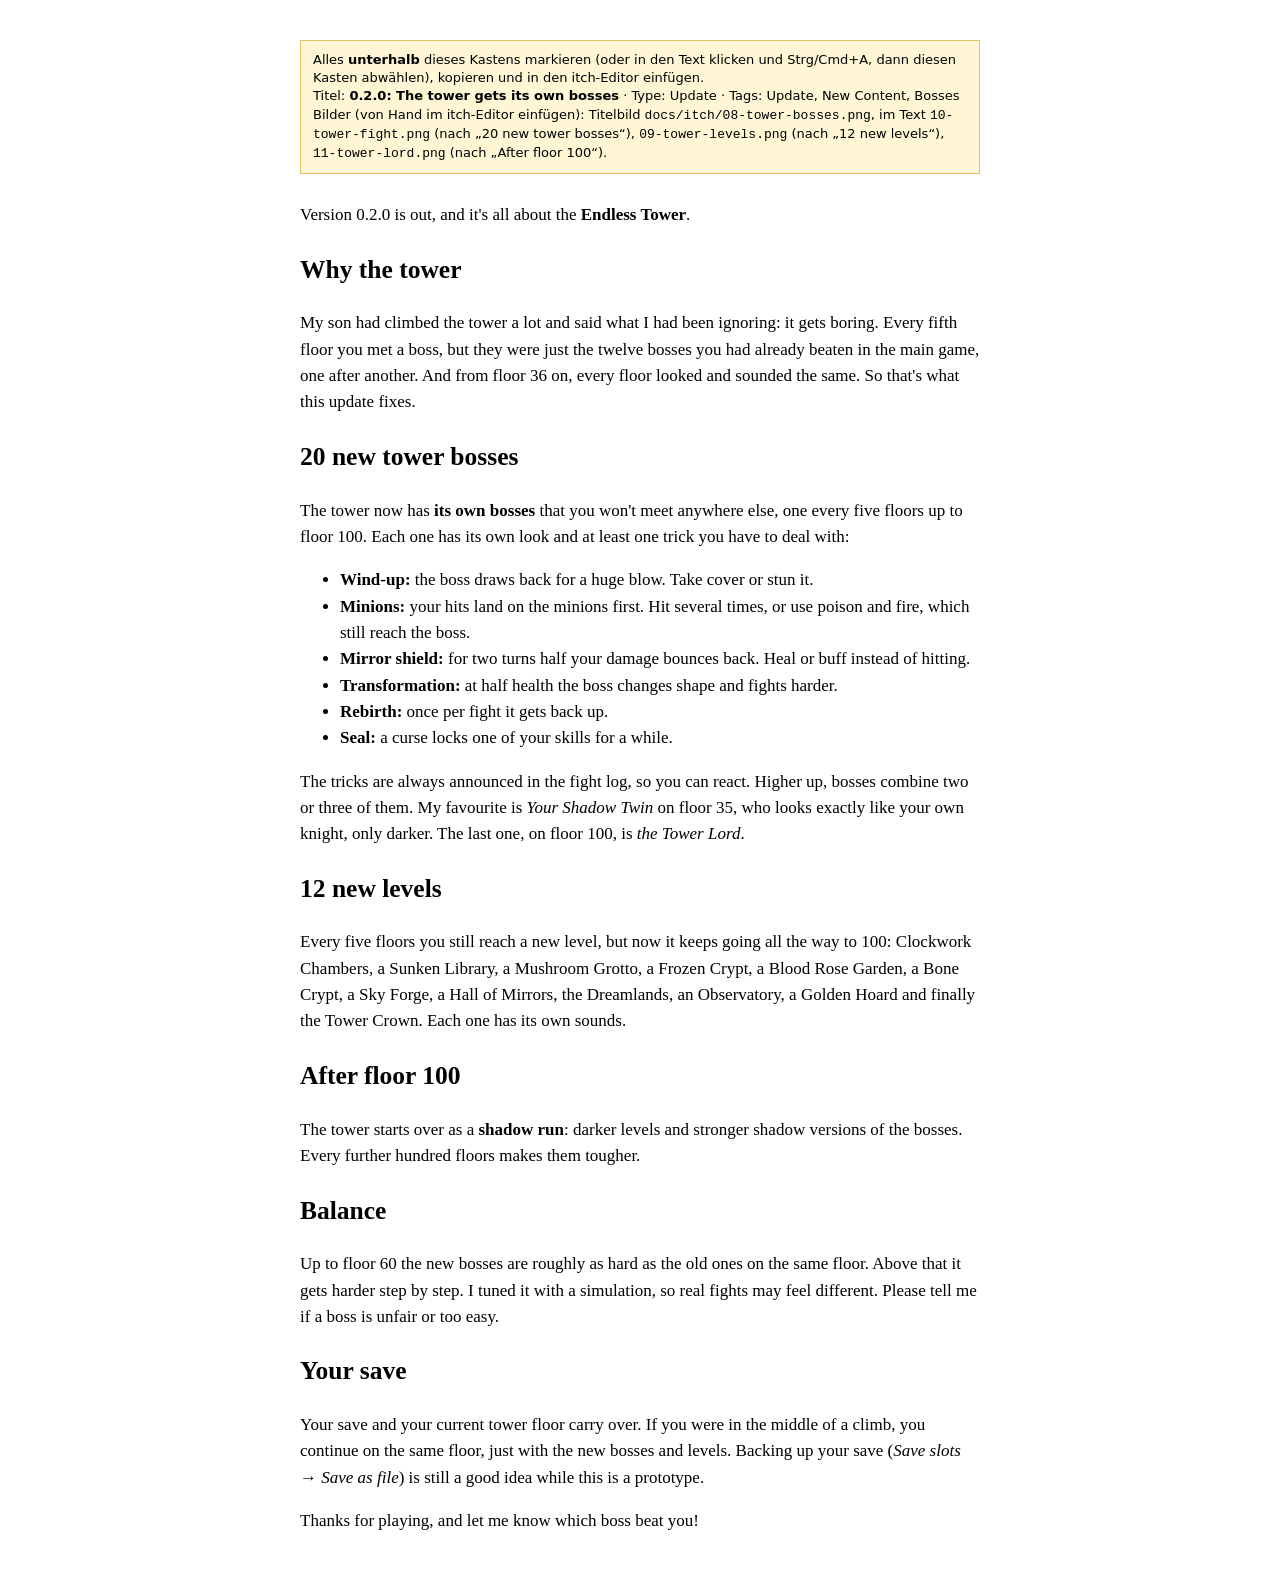
<file: docs/itch-devlog-0.2.0.html>
<!DOCTYPE html>
<html lang="en"><head><meta charset="utf-8"><title>Devlog #2 – Sir Grindalot 0.2.0</title>
<style>
 /* Nur zum Ansehen: schlicht, damit beim Kopieren keine Farben oder Schriften mitkommen */
 body{max-width:680px;margin:40px auto;padding:0 16px;font:17px/1.55 Georgia,serif}
 .hint{font:13px/1.4 system-ui,sans-serif;background:#fff6d6;border:1px solid #e0c060;padding:10px 12px;margin-bottom:28px}
</style></head>
<body>
<div class="hint">Alles <b>unterhalb</b> dieses Kastens markieren (oder in den Text klicken und Strg/Cmd+A, dann diesen Kasten abwählen), kopieren und in den itch-Editor einfügen.<br>Titel: <b>0.2.0: The tower gets its own bosses</b> · Type: Update · Tags: Update, New Content, Bosses<br>Bilder (von Hand im itch-Editor einfügen): Titelbild <code>docs/itch/08-tower-bosses.png</code>, im Text <code>10-tower-fight.png</code> (nach „20 new tower bosses“), <code>09-tower-levels.png</code> (nach „12 new levels“), <code>11-tower-lord.png</code> (nach „After floor 100“).</div>

<div id="post">
<p>Version 0.2.0 is out, and it's all about the <strong>Endless Tower</strong>.</p>

<h2>Why the tower</h2>
<p>My son had climbed the tower a lot and said what I had been ignoring: it gets boring. Every fifth floor you met a boss, but they were just the twelve bosses you had already beaten in the main game, one after another. And from floor 36 on, every floor looked and sounded the same. So that's what this update fixes.</p>

<h2>20 new tower bosses</h2>
<p>The tower now has <strong>its own bosses</strong> that you won't meet anywhere else, one every five floors up to floor 100. Each one has its own look and at least one trick you have to deal with:</p>
<ul>
 <li><strong>Wind-up:</strong> the boss draws back for a huge blow. Take cover or stun it.</li>
 <li><strong>Minions:</strong> your hits land on the minions first. Hit several times, or use poison and fire, which still reach the boss.</li>
 <li><strong>Mirror shield:</strong> for two turns half your damage bounces back. Heal or buff instead of hitting.</li>
 <li><strong>Transformation:</strong> at half health the boss changes shape and fights harder.</li>
 <li><strong>Rebirth:</strong> once per fight it gets back up.</li>
 <li><strong>Seal:</strong> a curse locks one of your skills for a while.</li>
</ul>
<p>The tricks are always announced in the fight log, so you can react. Higher up, bosses combine two or three of them. My favourite is <em>Your Shadow Twin</em> on floor 35, who looks exactly like your own knight, only darker. The last one, on floor 100, is <em>the Tower Lord</em>.</p>

<h2>12 new levels</h2>
<p>Every five floors you still reach a new level, but now it keeps going all the way to 100: Clockwork Chambers, a Sunken Library, a Mushroom Grotto, a Frozen Crypt, a Blood Rose Garden, a Bone Crypt, a Sky Forge, a Hall of Mirrors, the Dreamlands, an Observatory, a Golden Hoard and finally the Tower Crown. Each one has its own sounds.</p>

<h2>After floor 100</h2>
<p>The tower starts over as a <strong>shadow run</strong>: darker levels and stronger shadow versions of the bosses. Every further hundred floors makes them tougher.</p>

<h2>Balance</h2>
<p>Up to floor 60 the new bosses are roughly as hard as the old ones on the same floor. Above that it gets harder step by step. I tuned it with a simulation, so real fights may feel different. Please tell me if a boss is unfair or too easy.</p>

<h2>Your save</h2>
<p>Your save and your current tower floor carry over. If you were in the middle of a climb, you continue on the same floor, just with the new bosses and levels. Backing up your save (<em>Save slots</em> → <em>Save as file</em>) is still a good idea while this is a prototype.</p>

<p>Thanks for playing, and let me know which boss beat you!</p>
</div>
</body></html>
</file>
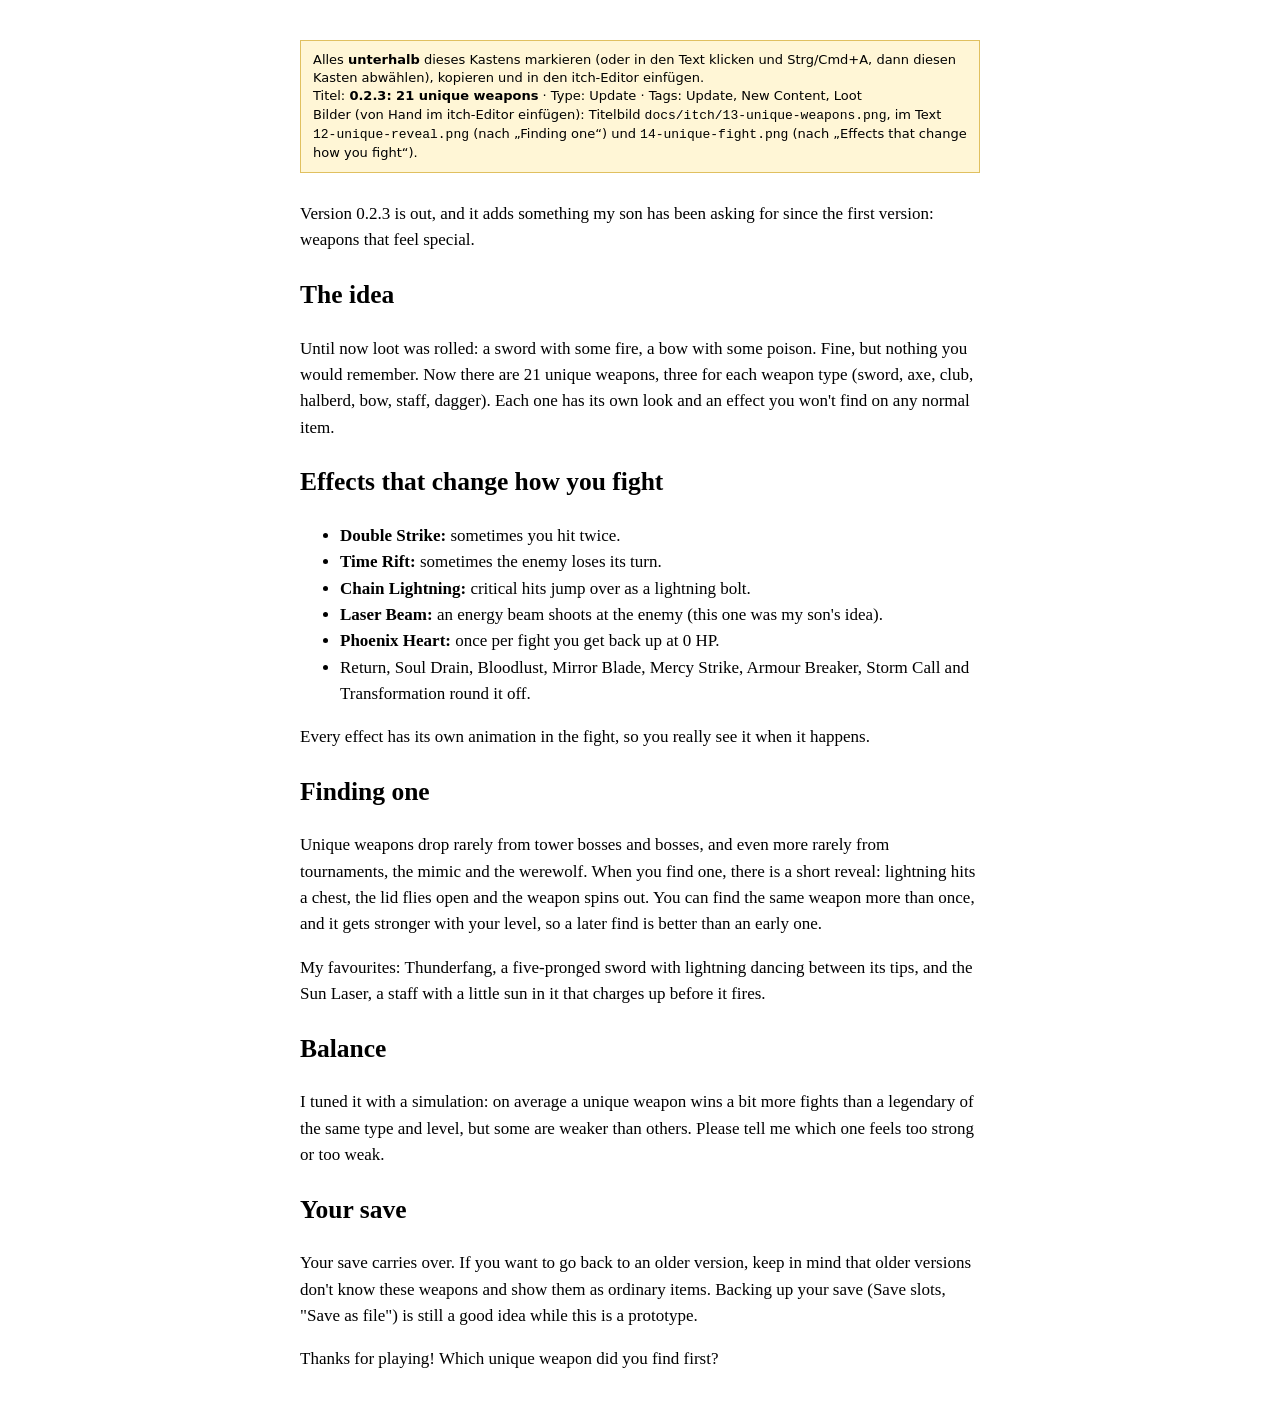
<file: docs/itch-devlog-0.2.3.html>
<!DOCTYPE html>
<html lang="en"><head><meta charset="utf-8"><title>Devlog #3 – Sir Grindalot 0.2.3</title>
<style>
 /* Nur zum Ansehen: schlicht, damit beim Kopieren keine Farben oder Schriften mitkommen */
 body{max-width:680px;margin:40px auto;padding:0 16px;font:17px/1.55 Georgia,serif}
 .hint{font:13px/1.4 system-ui,sans-serif;background:#fff6d6;border:1px solid #e0c060;padding:10px 12px;margin-bottom:28px}
</style></head>
<body>
<div class="hint">Alles <b>unterhalb</b> dieses Kastens markieren (oder in den Text klicken und Strg/Cmd+A, dann diesen Kasten abwählen), kopieren und in den itch-Editor einfügen.<br>Titel: <b>0.2.3: 21 unique weapons</b> · Type: Update · Tags: Update, New Content, Loot<br>Bilder (von Hand im itch-Editor einfügen): Titelbild <code>docs/itch/13-unique-weapons.png</code>, im Text <code>12-unique-reveal.png</code> (nach „Finding one“) und <code>14-unique-fight.png</code> (nach „Effects that change how you fight“).</div>

<div id="post">
<p>Version 0.2.3 is out, and it adds something my son has been asking for since the first version: weapons that feel special.</p>
<h2>The idea</h2>
<p>Until now loot was rolled: a sword with some fire, a bow with some poison. Fine, but nothing you would remember. Now there are 21 unique weapons, three for each weapon type (sword, axe, club, halberd, bow, staff, dagger). Each one has its own look and an effect you won't find on any normal item.</p>
<h2>Effects that change how you fight</h2>
<ul>
 <li><strong>Double Strike:</strong> sometimes you hit twice.</li>
 <li><strong>Time Rift:</strong> sometimes the enemy loses its turn.</li>
 <li><strong>Chain Lightning:</strong> critical hits jump over as a lightning bolt.</li>
 <li><strong>Laser Beam:</strong> an energy beam shoots at the enemy (this one was my son's idea).</li>
 <li><strong>Phoenix Heart:</strong> once per fight you get back up at 0 HP.</li>
 <li>Return, Soul Drain, Bloodlust, Mirror Blade, Mercy Strike, Armour Breaker, Storm Call and Transformation round it off.</li>
</ul>
<p>Every effect has its own animation in the fight, so you really see it when it happens.</p>
<h2>Finding one</h2>
<p>Unique weapons drop rarely from tower bosses and bosses, and even more rarely from tournaments, the mimic and the werewolf. When you find one, there is a short reveal: lightning hits a chest, the lid flies open and the weapon spins out. You can find the same weapon more than once, and it gets stronger with your level, so a later find is better than an early one.</p>
<p>My favourites: Thunderfang, a five-pronged sword with lightning dancing between its tips, and the Sun Laser, a staff with a little sun in it that charges up before it fires.</p>
<h2>Balance</h2>
<p>I tuned it with a simulation: on average a unique weapon wins a bit more fights than a legendary of the same type and level, but some are weaker than others. Please tell me which one feels too strong or too weak.</p>
<h2>Your save</h2>
<p>Your save carries over. If you want to go back to an older version, keep in mind that older versions don't know these weapons and show them as ordinary items. Backing up your save (Save slots, "Save as file") is still a good idea while this is a prototype.</p>
<p>Thanks for playing! Which unique weapon did you find first?</p>
</div>
</body></html>
</file>
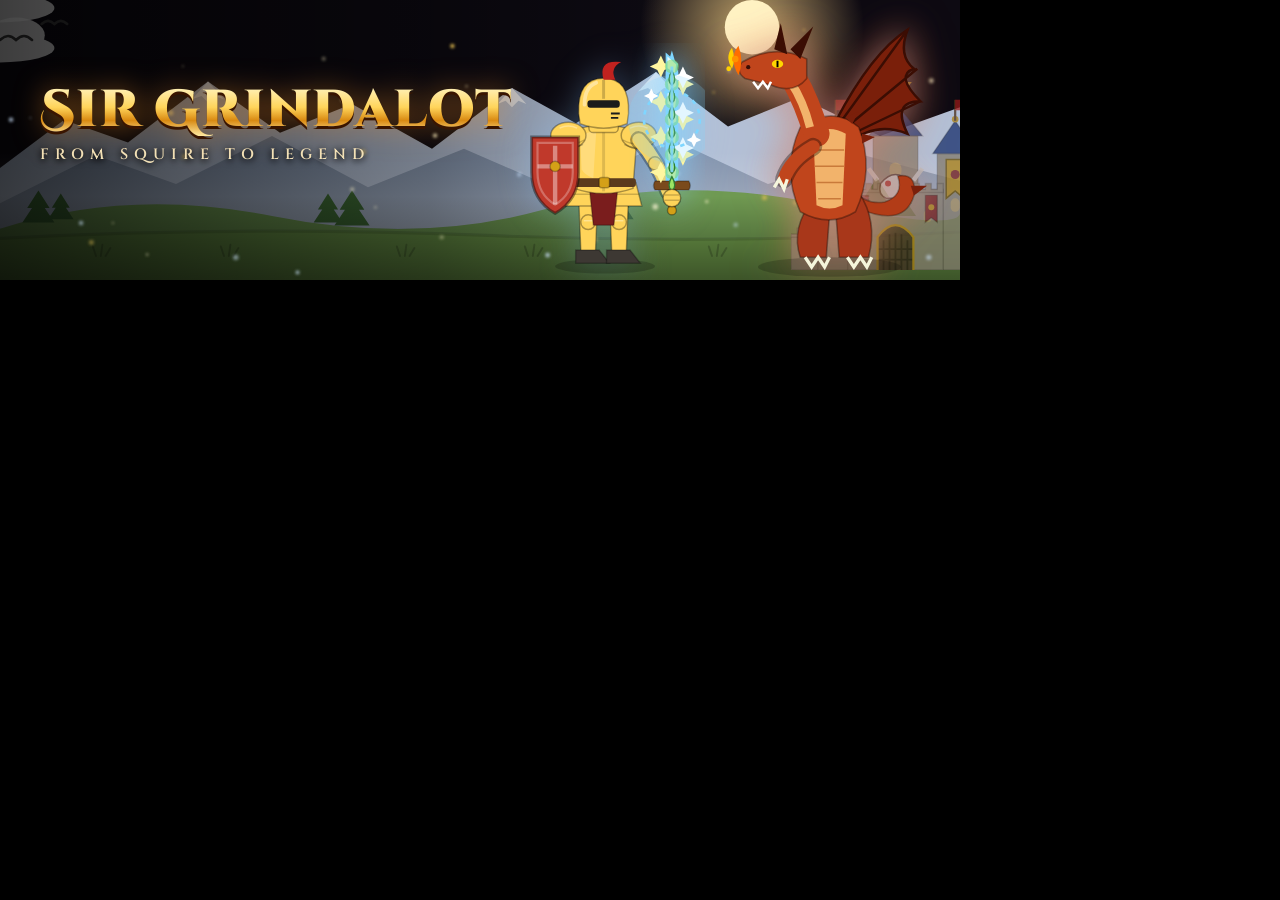
<file: docs/itch/art.html>
<!DOCTYPE html>
<html lang="en"><head><meta charset="utf-8"><title>itch art</title>
<!-- itch.io-Bilder aus den Spielgrafiken: art.html#banner (960×280), #bg (1920×1080), #embed (600×860).
     Im Browser mit genau dieser Fenstergröße und Pixeldichte 2 öffnen und abfotografieren (dunkles Farbschema). -->
<link rel="stylesheet" href="../../css/style.css">
<link href="https://fonts.googleapis.com/css2?family=Cinzel+Decorative:wght@700;900&family=Cinzel:wght@600&display=block" rel="stylesheet">
<style>
 html,body{margin:0;padding:0;background:#000;max-width:none}
 #snd,#app{display:none!important}
 .art{position:relative;overflow:hidden;background:#0d0a12}
 .art .bg{position:absolute;inset:0;width:100%;height:100%}
 .layer{position:absolute}
 .k{filter:drop-shadow(0 0 16px rgba(140,200,255,.3))}
 .bk svg.k{height:var(--h);margin:0;display:block}
 h1.t{margin:0;font-family:"Cinzel Decorative",Georgia,serif;font-weight:900;line-height:1;letter-spacing:1px;
  background:linear-gradient(#fff6c8 0%,#ffd45a 45%,#d98a12 70%,#ffe9a0 100%);-webkit-background-clip:text;background-clip:text;color:transparent;
  filter:drop-shadow(0 3px 0 #3a1500) drop-shadow(0 0 14px rgba(255,150,40,.5))}
 p.s{margin:8px 0 0;font-family:Cinzel,Georgia,serif;font-weight:600;letter-spacing:6px;color:#f3e2b8;text-shadow:0 2px 6px #000,0 0 10px rgba(0,0,0,.8)}
</style></head>
<body><div id="app"></div>
<script>
 // Eigener Speicher: echten localStorage nicht anfassen
 (()=>{const m={ritter_lang:"en"};Object.defineProperty(window,"localStorage",{value:{getItem:k=>k in m?m[k]:null,setItem:(k,v)=>{m[k]=String(v)},removeItem:k=>{delete m[k]}},configurable:true})})();
 const R="../../js/",F0=["i18n","lang/de","lang/en","util","data","state","audio","speech","unlock","art","professions","weapons","loot","day","tavern","screens","combat","help","companions","events","story","endgame","bestiary"];
 for(const f of F0)document.write(`<script src="${R}${f}.js"><\/script>`);
</script>
<div id="out"></div>
<script>
 AU.mus=false;AU.sfx=false;
 // Ritter in legendärer Ausrüstung, ausgebaute Burg
 S=fresh();S.exp=expFor(40);S.w=4;S.a=4;S.s=3;S.wc="schwert";S.bld={kaserne:2,garten:5,mine:5,arkan:5,schatz:5};S.deco=["banner","laterne","brunnen","statue","schaedel"];
 for(const[s,c,k]of[["w","#7fd6ff","ew"],["a","#ffd45a","ea"],["sh","#ffd45a","es"]]){const it=genItem(48,3,s,s==="w"?"schwert":undefined);it.c=c;S.gear.push(it);S[k]=it.id}
 let seed=11;const rr=()=>(seed=(seed*9301+49297)%233280)/233280;
 const sparks=(w,h,n,y0,cols)=>Array.from({length:n},()=>`<circle cx="${rr()*w}" cy="${y0+rr()*(h-y0)}" r="${.8+rr()*2.2}" fill="${cols[rr()*cols.length|0]}" opacity="${.35+rr()*.55}"/>`).join("");
 const svgFx=(w,h,inner)=>`<svg class="layer" style="inset:0;z-index:2" width="${w}" height="${h}" viewBox="0 0 ${w} ${h}"><defs><filter id="gl"><feGaussianBlur stdDeviation="1.4"/></filter><filter id="bl"><feGaussianBlur stdDeviation="3"/></filter></defs>${inner}</svg>`;
 const title=(size,sub)=>`<h1 class="t" style="font-size:${size}px">Sir Grindalot</h1><p class="s" style="font-size:${Math.round(size*.29)}px">FROM SQUIRE TO LEGEND</p>`;
 // Größe per CSS-Variable (ein zweites style-Attribut am SVG würde die Spiegelung der Bosse verwerfen)
 const big=(svg,h)=>`<div class="bk" style="--h:${h}px">${svg}</div>`;
 const V={
  // Banner 960×280: Nachtpanorama, Titel links, Ritter + Burg rechts, Drache dahinter
  banner:()=>{const W=960,H=280;return `<div class="art" style="width:${W}px;height:${H}px">${BG}
   <div class="layer" style="inset:0;z-index:1;background:linear-gradient(90deg,rgba(0,0,0,.72) 0%,rgba(0,0,0,.35) 45%,rgba(0,0,0,0) 70%),linear-gradient(transparent 70%,rgba(0,0,0,.45))"></div>
   ${svgFx(W,H,`<g filter="url(#gl)">${sparks(W,H,40,20,["#fff6c8","#ffd45a","#cfe6ff"])}</g>`)}
   <div class="layer" style="right:-40px;bottom:6px;z-index:1;opacity:.75;filter:brightness(.8)">${castleSvg().replace('class="castle"','class="castle" style="position:static;height:200px"')}</div>
   <div class="layer" style="right:30px;bottom:0;z-index:2;filter:drop-shadow(0 0 18px rgba(255,90,20,.55))">${big(bossSvg(2),260)}</div>
   <div class="layer" style="right:255px;bottom:2px;z-index:3">${big(pk(),235)}</div>
   <div class="layer" style="left:40px;top:84px;z-index:4">${title(52)}</div></div>`},
  // Seitenhintergrund 1920×1080: dunkle Lavahalle, Bosse gedimmt an den Rändern, Mitte ruhig für den itch-Inhalt
  bg:()=>{const W=1920,H=1080;return `<div class="art" style="width:${W}px;height:${H}px">${TBG(3)}
   <div class="layer" style="inset:0;z-index:1;background:radial-gradient(ellipse 34% 60% at 50% 45%,rgba(8,4,2,.92),rgba(8,4,2,.82) 60%,rgba(8,4,2,.55) 100%)"></div>
   ${svgFx(W,H,`<g filter="url(#gl)">${sparks(W,H,140,80,["#ffb347","#ff6a1a","#ffd45a"])}</g>`)}
   <div class="layer" style="left:-30px;bottom:0;z-index:2;transform:scaleX(-1);filter:brightness(.55) drop-shadow(0 0 34px rgba(255,90,20,.55))">${big(bossSvg(2),660)}</div>
   <div class="layer" style="right:-10px;bottom:0;z-index:2;filter:brightness(.5) drop-shadow(0 0 34px rgba(160,60,255,.55))">${big(bossSvg(7),620)}</div></div>`},
  // Hintergrund hinter dem Spielfenster 600×860: Hochformat-Poster
  embed:()=>{const W=600,H=860;return `<div class="art" style="width:${W}px;height:${H}px">${BG.replace('preserveAspectRatio="xMidYMax slice"','preserveAspectRatio="xMidYMax slice" style="height:100%"')}
   <div class="layer" style="inset:0;z-index:1;background:linear-gradient(rgba(0,0,0,.65),rgba(0,0,0,.15) 35%,rgba(0,0,0,0) 60%,rgba(0,0,0,.55))"></div>
   ${svgFx(W,H,`<g filter="url(#gl)">${sparks(W,H,50,0,["#fff6c8","#ffd45a","#cfe6ff"])}</g>`)}
   <div class="layer" style="right:-20px;bottom:40px;z-index:2">${castleSvg().replace('class="castle"','class="castle" style="position:static;height:300px"')}</div>
   <div class="layer" style="left:20px;bottom:10px;z-index:3">${big(pk(),400)}</div>
   <div class="layer" style="left:0;right:0;top:70px;text-align:center;z-index:4">${title(62)}</div></div>`}};
 document.getElementById("out").innerHTML=(V[location.hash.slice(1)]||V.banner)();
</script>
</body></html>
</file>
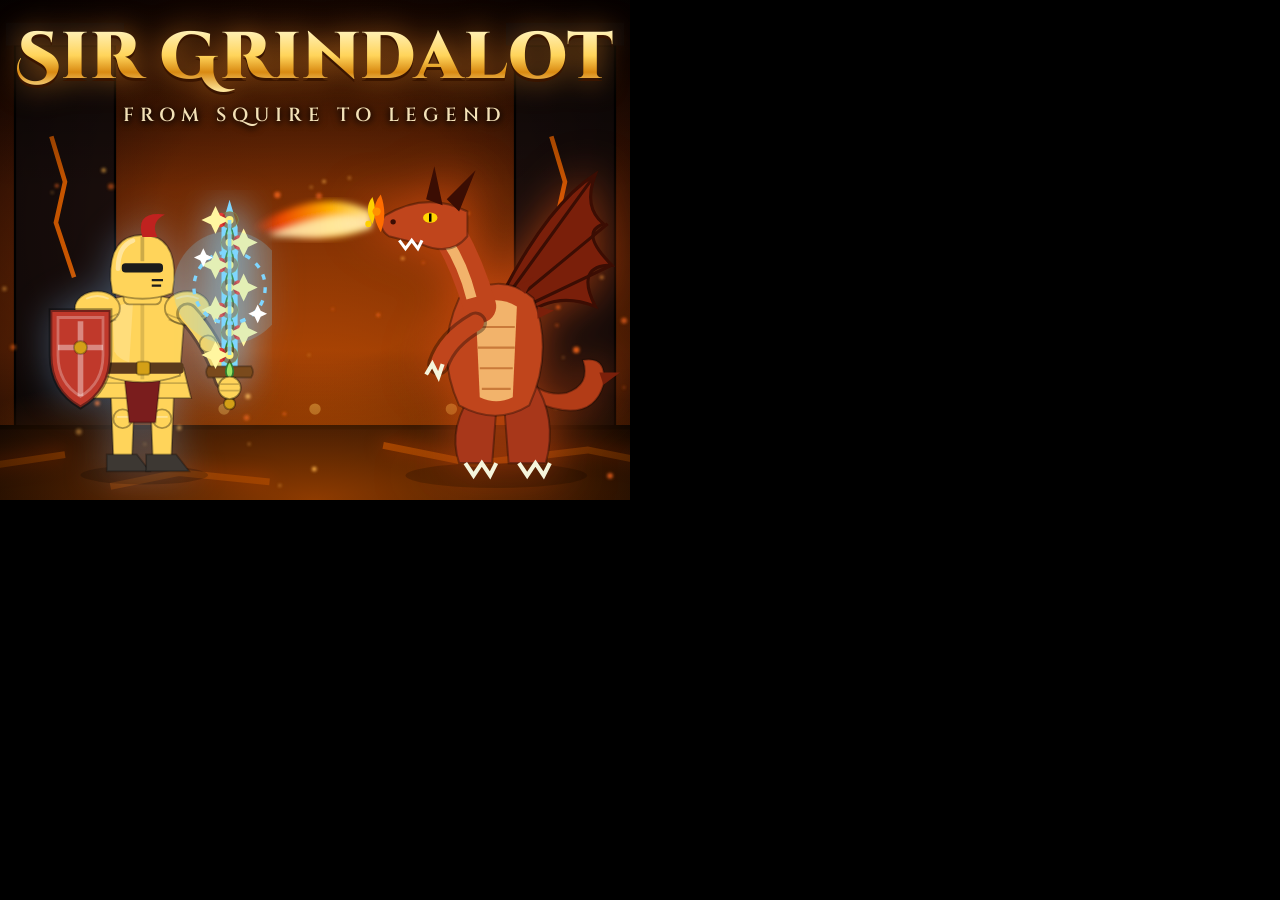
<file: docs/itch/cover.html>
<!DOCTYPE html>
<html lang="en"><head><meta charset="utf-8"><title>cover</title>
<link rel="stylesheet" href="../../css/style.css">
<link href="https://fonts.googleapis.com/css2?family=Cinzel+Decorative:wght@700;900&family=Cinzel:wght@600&display=block" rel="stylesheet">
<style>
 html,body{margin:0;padding:0;background:#000;max-width:none}
 #snd,#app{display:none!important}
 #cover{position:relative;width:630px;height:500px;overflow:hidden;background:#1a0b05}
 #cover .bg{position:absolute;inset:0;width:100%;height:100%}
 .shade{position:absolute;inset:0;background:radial-gradient(ellipse at 50% 45%,transparent 35%,rgba(0,0,0,.65) 100%),linear-gradient(rgba(0,0,0,.55),transparent 38%,transparent 70%,rgba(0,0,0,.6));z-index:1}
 .hero{position:absolute;left:28px;bottom:6px;z-index:3;filter:drop-shadow(0 0 18px rgba(140,200,255,.35))}
 .hero svg.k{height:300px}
 .foe{position:absolute;right:6px;bottom:4px;z-index:2;filter:drop-shadow(0 0 22px rgba(255,90,20,.55))}
 .foe svg.k{height:330px}
 .title{position:absolute;left:0;right:0;top:26px;text-align:center;z-index:4}
 .title h1{margin:0;font-family:"Cinzel Decorative",Georgia,serif;font-weight:900;font-size:66px;line-height:1;letter-spacing:1px;
  background:linear-gradient(#fff6c8 0%,#ffd45a 45%,#d98a12 70%,#ffe9a0 100%);-webkit-background-clip:text;background-clip:text;color:transparent;
  filter:drop-shadow(0 3px 0 #3a1500) drop-shadow(0 0 14px rgba(255,150,40,.55))}
 .title p{margin:10px 0 0;font-family:Cinzel,Georgia,serif;font-weight:600;font-size:19px;letter-spacing:6px;color:#f3e2b8;text-shadow:0 2px 6px #000,0 0 10px rgba(0,0,0,.8)}
 .sw{position:absolute;left:50%;top:136px;transform:translateX(-50%);z-index:4;font-size:26px;filter:drop-shadow(0 2px 4px #000)}
</style></head>
<body><div id="app"></div>
<script>
 // Tests-Speicher: echten localStorage nicht anfassen
 (()=>{const m={ritter_lang:"en"};Object.defineProperty(window,"localStorage",{value:{getItem:k=>k in m?m[k]:null,setItem:(k,v)=>{m[k]=String(v)},removeItem:k=>{delete m[k]}},configurable:true})})();
</script>
<script>
 const R="../../js/",F0=["i18n","lang/de","lang/en","util","data","state","audio","speech","unlock","art","professions","weapons","loot","day","tavern","screens","combat","help","companions","events","story","endgame","bestiary"];
 for(const f of F0)document.write(`<script src="${R}${f}.js"><\/script>`);
</script>
<div id="cover"></div>
<script>
 AU.mus=false;AU.sfx=false;
 S=fresh();S.exp=expFor(40);S.w=4;S.a=4;S.s=3;S.wc="schwert";
 const w=genItem(48,3,"w","schwert");w.c="#7fd6ff";S.gear.push(w);S.ew=w.id;
 const a=genItem(48,3,"a");a.c="#ffd45a";S.gear.push(a);S.ea=a.id;
 const sh=genItem(48,3,"sh");sh.c="#ffd45a";S.gear.push(sh);S.es=sh.id;
 // Glutfunken (fester Zufall, damit das Bild reproduzierbar ist)
 let seed=7;const rr=()=>(seed=(seed*9301+49297)%233280)/233280;
 const embers=Array.from({length:46},()=>{const x=rr()*630,y=170+rr()*330,r=.8+rr()*2.4;return `<circle cx="${x}" cy="${y}" r="${r}" fill="${rr()<.5?"#ffb347":"#ff6a1a"}" opacity="${.45+rr()*.5}"/>`}).join("");
 const fx=`<svg style="position:absolute;inset:0;z-index:2" width="630" height="500" viewBox="0 0 630 500">
  <defs><radialGradient id="lava" cx="50%" cy="100%" r="70%"><stop offset="0" stop-color="#ff6a00" stop-opacity=".55"/><stop offset="1" stop-color="#ff6a00" stop-opacity="0"/></radialGradient>
  <linearGradient id="breath" x1="1" y1="0" x2="0" y2="0"><stop offset="0" stop-color="#fff3a0"/><stop offset=".35" stop-color="#ffb000"/><stop offset=".75" stop-color="#ff4d00" stop-opacity=".85"/><stop offset="1" stop-color="#ff2a00" stop-opacity="0"/></linearGradient>
  <filter id="blur"><feGaussianBlur stdDeviation="3"/></filter><filter id="glow"><feGaussianBlur stdDeviation="1.5"/></filter></defs>
  <rect x="0" y="300" width="630" height="200" fill="url(#lava)"/>
  <g filter="url(#blur)"><path d="M372 212 C 330 190, 290 205, 250 228 C 285 236, 320 248, 372 228 Z" fill="url(#breath)"/>
  <path d="M370 218 C 340 210, 300 222, 268 236 C 300 238, 330 240, 370 226 Z" fill="#fff6c0" opacity=".8"/></g>
  <g filter="url(#glow)">${embers}</g></svg>`;
 document.getElementById("cover").innerHTML=TBG(3)+`<div class="shade"></div>${fx}<div class="foe">${bossSvg(2)}</div><div class="hero">${pk()}</div>
  <div class="title"><h1>Sir Grindalot</h1><p>FROM SQUIRE TO LEGEND</p></div>`;
</script>
</body></html>
</file>
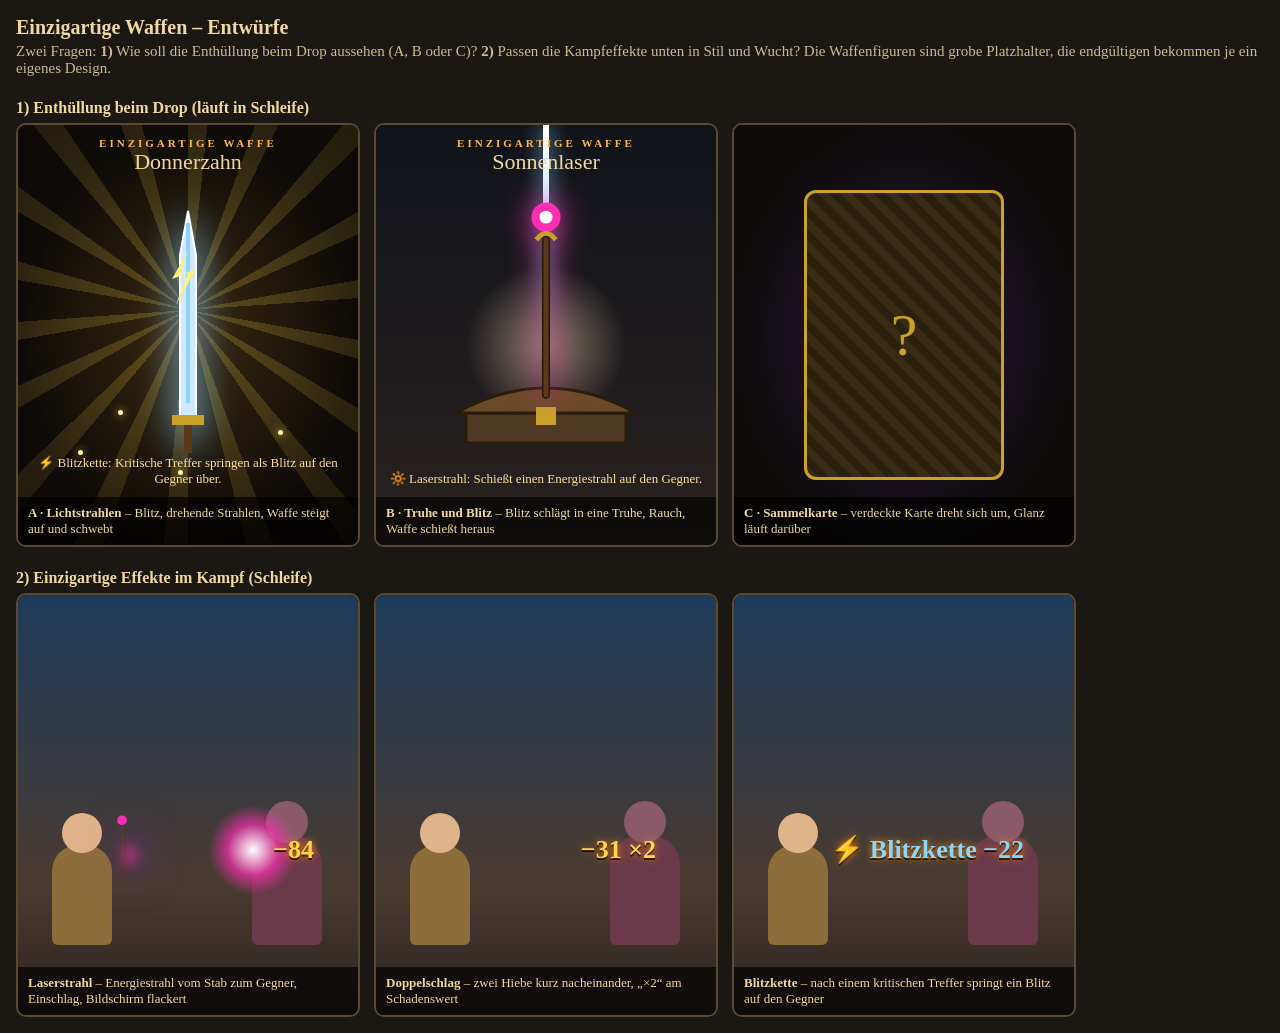
<file: docs/superpowers/specs/assets/unique-entwurf.html>
<!doctype html><html lang="de"><meta charset="utf-8"><title>Einzigartige Waffen – Entwürfe</title>
<style>
body{margin:0;background:#1b1712;color:#f0d9a0;font:15px Georgia,serif;padding:16px}
h1{font-size:20px;margin:0 0 4px}h2{font-size:16px;margin:22px 0 6px}p{margin:2px 0 10px;color:#cdbb92}
.row{display:flex;flex-wrap:wrap;gap:14px}
.card{width:340px;height:420px;position:relative;overflow:hidden;border-radius:10px;border:2px solid #5a4a30;background:#0d0a07}
.card .lab{position:absolute;left:0;right:0;bottom:0;padding:8px 10px;background:#000a;font-size:13px;z-index:9}
.stage{position:absolute;inset:0;display:flex;align-items:center;justify-content:center}
svg{overflow:visible}
button{background:#3a2e1e;color:#f0d9a0;border:1px solid #7a6540;border-radius:6px;padding:4px 10px;cursor:pointer;margin:0 4px 6px 0}
/* A: Strahlen */
.rays{position:absolute;left:50%;top:44%;width:900px;height:900px;margin:-450px;background:repeating-conic-gradient(from 0deg,#ffd54f33 0 6deg,#0000 6deg 20deg);animation:spin 14s linear infinite;mask:radial-gradient(circle,#000 10%,#0000 62%);-webkit-mask:radial-gradient(circle,#000 10%,#0000 62%)}
@keyframes spin{to{transform:rotate(360deg)}}
.rise{animation:rise 1.6s cubic-bezier(.2,.9,.2,1.1) both}@keyframes rise{0%{transform:translateY(160px) scale(.2) rotate(-40deg);opacity:0}60%{opacity:1}100%{transform:none}}
.float{animation:flt 3s ease-in-out infinite alternate 1.6s}@keyframes flt{to{transform:translateY(-12px)}}
.flash{position:absolute;inset:0;background:#fff;animation:fl 1.2s ease-out both}@keyframes fl{0%{opacity:.95}100%{opacity:0}}
.txt{position:absolute;left:0;right:0;top:12px;text-align:center;z-index:5;animation:fade 1s 1s both}
.txt b{display:block;font-size:11px;letter-spacing:3px;color:#ffb74d}.txt span{font-size:22px}
.eff{position:absolute;left:0;right:0;bottom:58px;text-align:center;font-size:13px;color:#ffe0a0;animation:fade 1s 1.8s both;z-index:5}
@keyframes fade{from{opacity:0;transform:translateY(8px)}to{opacity:1;transform:none}}
.spark{position:absolute;width:5px;height:5px;border-radius:50%;background:#fff4b0;box-shadow:0 0 8px #ffd54f;animation:up 2.6s linear infinite}
@keyframes up{0%{transform:translateY(0);opacity:0}15%{opacity:1}100%{transform:translateY(-300px);opacity:0}}
/* B: Truhe / Amboss */
.bolt{position:absolute;left:50%;top:0;width:6px;height:210px;margin-left:-3px;background:linear-gradient(#fff,#8ad4ff);filter:drop-shadow(0 0 10px #8ad4ff);animation:bolt 2.8s infinite;transform-origin:top}
@keyframes bolt{0%,8%{opacity:0;transform:scaleY(0)}9%{opacity:1;transform:scaleY(1)}14%{opacity:0}16%{opacity:1}20%,100%{opacity:0}}
.smoke{position:absolute;left:50%;bottom:120px;width:160px;height:160px;margin-left:-80px;border-radius:50%;background:radial-gradient(#8a7a6a,#0000 70%);animation:sm 3s ease-out infinite}
@keyframes sm{0%{transform:scale(.2);opacity:.9}100%{transform:scale(2.4) translateY(-40px);opacity:0}}
.reveal{animation:rv 2.8s ease-out infinite}@keyframes rv{0%,12%{opacity:0;transform:scale(.4)}30%{opacity:1;transform:scale(1.15)}40%,100%{opacity:1;transform:scale(1)}}
/* C: Karte */
.flip{perspective:900px}.flipin{width:200px;height:290px;position:relative;transform-style:preserve-3d;animation:fp 4s ease-in-out infinite}
@keyframes fp{0%,10%{transform:rotateY(0)}35%,85%{transform:rotateY(180deg)}100%{transform:rotateY(360deg)}}
.face{position:absolute;inset:0;backface-visibility:hidden;border-radius:12px;display:flex;align-items:center;justify-content:center;flex-direction:column}
.back{background:repeating-linear-gradient(45deg,#3a2c14 0 8px,#2a200e 8px 16px);border:3px solid #c9a227}
.front{transform:rotateY(180deg);background:linear-gradient(160deg,#2a1a40,#10081e);border:3px solid #ffb300;box-shadow:0 0 30px #ffb30088}
.front .sh{position:absolute;inset:0;border-radius:10px;background:linear-gradient(115deg,#0000 30%,#fff3 50%,#0000 70%);background-size:250% 100%;animation:sheen 2.4s linear infinite}
@keyframes sheen{from{background-position:150% 0}to{background-position:-100% 0}}
/* Kampf */
.bgc{position:absolute;inset:0;background:linear-gradient(#1e3a5a,#4a3a30 70%,#2a2220)}
.foe{position:absolute;right:36px;bottom:70px;width:70px;height:110px;background:#6a3a4a;border-radius:30px 30px 6px 6px;animation:foe 3s infinite}
.foe:before{content:"";position:absolute;left:14px;top:-34px;width:42px;height:42px;border-radius:50%;background:#8a5a6a}
@keyframes foe{0%,44%,50%,100%{transform:none;filter:none}46%{transform:translateX(8px);filter:brightness(2.4)}}
.hero{position:absolute;left:34px;bottom:70px;width:60px;height:100px;background:#8d6e3a;border-radius:26px 26px 6px 6px}
.hero:before{content:"";position:absolute;left:10px;top:-32px;width:40px;height:40px;border-radius:50%;background:#e0b48a}
.beam{position:absolute;left:112px;bottom:156px;height:8px;width:0;background:linear-gradient(90deg,#fff,#ff2fb4 40%,#8a2be2);border-radius:4px;box-shadow:0 0 14px 4px #ff2fb4,0 0 40px 10px #8a2be288;transform-origin:left;animation:bm 3s infinite}
@keyframes bm{0%,30%{width:0;opacity:0}34%{width:0;opacity:1;height:4px}42%{width:170px;height:12px}52%{width:170px;height:6px;opacity:1}60%,100%{width:170px;height:2px;opacity:0}}
.zap{position:absolute;right:60px;bottom:120px;width:90px;height:90px;border-radius:50%;background:radial-gradient(#fff,#ff2fb4aa 40%,#0000 70%);animation:zp 3s infinite}
@keyframes zp{0%,40%{transform:scale(0);opacity:0}46%{transform:scale(1.2);opacity:1}60%,100%{transform:scale(1.8);opacity:0}}
.hit2{position:absolute;right:44px;bottom:150px;font:bold 26px Georgia;color:#ffd54f;text-shadow:0 0 8px #f80,0 2px 0 #000;animation:dm 3s infinite}
@keyframes dm{0%,46%{opacity:0;transform:translateY(0)}50%{opacity:1}100%{opacity:0;transform:translateY(-40px)}}
.slash{position:absolute;right:40px;bottom:120px;width:110px;height:6px;background:linear-gradient(90deg,#0000,#fff,#8ad4ff);border-radius:3px;box-shadow:0 0 10px #8ad4ff;opacity:0}
.s1{transform:rotate(-30deg);animation:sl 2.6s infinite}.s2{transform:rotate(30deg);bottom:140px;animation:sl 2.6s .25s infinite}
@keyframes sl{0%,30%{opacity:0;clip-path:inset(0 100% 0 0)}36%{opacity:1;clip-path:inset(0 0 0 0)}50%,100%{opacity:0;clip-path:inset(0 0 0 0)}}
.arc{position:absolute;right:50px;bottom:100px;width:110px;height:120px;opacity:0;animation:arc 2.6s infinite}
@keyframes arc{0%,44%{opacity:0}48%{opacity:1}60%,100%{opacity:0}}
</style>
<h1>Einzigartige Waffen – Entwürfe</h1>
<p>Zwei Fragen: <b>1)</b> Wie soll die Enthüllung beim Drop aussehen (A, B oder C)? <b>2)</b> Passen die Kampfeffekte unten in Stil und Wucht? Die Waffenfiguren sind grobe Platzhalter, die endgültigen bekommen je ein eigenes Design.</p>

<h2>1) Enthüllung beim Drop (läuft in Schleife)</h2>
<div class="row">

<div class="card"><div class="stage" style="background:radial-gradient(#3a2a10,#0d0a07 70%)">
 <div class="rays"></div><div class="flash"></div>
 <div class="txt"><b>EINZIGARTIGE WAFFE</b><span>Donnerzahn</span></div>
 <div class="rise"><div class="float"><svg width="150" height="260" viewBox="0 0 60 130" style="filter:drop-shadow(0 0 18px #8ad4ff)"><path d="M26 108V26L30 4L34 26V108Z" fill="#cfeaff" stroke="#fff"/><path d="M30 10V100" stroke="#8ad4ff" stroke-width="2"/><path d="M22 106h16v5H22z" fill="#c9a227"/><rect x="28" y="111" width="4" height="14" fill="#5b3a1c"/><path d="M30 24l-8 14 8-3-6 16 10-18-8 3z" fill="#fff27a"/></svg></div></div>
 <div class="eff">⚡ Blitzkette: Kritische Treffer springen als Blitz auf den Gegner über.</div>
 <i class="spark" style="left:60px;bottom:90px"></i><i class="spark" style="left:260px;bottom:110px;animation-delay:.7s"></i><i class="spark" style="left:160px;bottom:70px;animation-delay:1.4s"></i><i class="spark" style="left:100px;bottom:130px;animation-delay:2s"></i>
</div><div class="lab"><b>A · Lichtstrahlen</b> – Blitz, drehende Strahlen, Waffe steigt auf und schwebt</div></div>

<div class="card"><div class="stage" style="background:linear-gradient(#10131a,#2a2220)">
 <div class="bolt"></div><div class="smoke"></div>
 <svg width="220" height="90" viewBox="0 0 220 90" style="position:absolute;bottom:92px"><path d="M30 80V50h160v30z" fill="#4e3a22" stroke="#2a1c0c" stroke-width="3"/><path d="M20 50q90-50 180 0z" fill="#6a4a28" stroke="#2a1c0c" stroke-width="3"/><rect x="100" y="44" width="20" height="18" fill="#c9a227"/></svg>
 <div class="reveal" style="position:absolute;bottom:130px"><svg width="110" height="210" viewBox="0 0 60 130" style="filter:drop-shadow(0 0 16px #ff2fb4)"><path d="M28 12h4v20h-4z" fill="#8a5a28"/><circle class="pl" cx="30" cy="10" r="9" fill="#ff2fb4"/><circle cx="30" cy="10" r="4" fill="#fff"/><rect x="28" y="22" width="4" height="100" rx="2" fill="#5b3a1c" stroke="#2a1c0c"/><path d="M24 24q6-8 12 0" stroke="#c9a227" stroke-width="3" fill="none"/></svg></div>
 <div class="txt" style="animation-delay:.2s"><b>EINZIGARTIGE WAFFE</b><span>Sonnenlaser</span></div>
 <div class="eff" style="animation-delay:1s">🔆 Laserstrahl: Schießt einen Energiestrahl auf den Gegner.</div>
</div><div class="lab"><b>B · Truhe und Blitz</b> – Blitz schlägt in eine Truhe, Rauch, Waffe schießt heraus</div></div>

<div class="card"><div class="stage" style="background:radial-gradient(#2a1a40,#0d0a07 75%)">
 <div class="flip"><div class="flipin">
  <div class="face back"><div style="font-size:60px;color:#c9a227">?</div></div>
  <div class="face front"><div class="sh"></div>
   <div style="font-size:11px;letter-spacing:3px;color:#ffb300;position:absolute;top:12px">EINZIGARTIG</div>
   <svg width="110" height="150" viewBox="0 0 70 100" style="filter:drop-shadow(0 0 10px #ffb300);margin-top:10px"><path d="M10 90Q-8 50 14 8Q16 30 20 52Q30 70 14 92Z" fill="#e8b04a" stroke="#fff"/><path d="M14 8V92" stroke="#fff" stroke-width=".8"/><path d="M14 8l30 20M14 92L44 70" stroke="#b8860b" stroke-width="1.4"/><circle cx="58" cy="50" r="7" fill="#ffd54f" stroke="#fff"/></svg>
   <div style="font-size:20px;margin-top:4px">Wiederkehr</div><div style="font-size:12px;color:#ffe0a0;text-align:center;padding:0 12px">Der Pfeil kehrt als zweiter Schlag zurück.</div>
  </div></div></div>
</div><div class="lab"><b>C · Sammelkarte</b> – verdeckte Karte dreht sich um, Glanz läuft darüber</div></div>
</div>

<h2>2) Einzigartige Effekte im Kampf (Schleife)</h2>
<div class="row">

<div class="card"><div class="bgc"></div><div class="hero"></div><div class="foe"></div>
 <svg style="position:absolute;left:84px;bottom:130px" width="40" height="70" viewBox="0 0 60 130"><circle cx="30" cy="10" r="9" fill="#ff2fb4"/><rect x="28" y="22" width="4" height="100" fill="#5b3a1c"/></svg>
 <div class="beam"></div><div class="zap"></div><div class="hit2">−84</div>
 <div class="lab"><b>Laserstrahl</b> – Energiestrahl vom Stab zum Gegner, Einschlag, Bildschirm flackert</div></div>

<div class="card"><div class="bgc"></div><div class="hero"></div><div class="foe"></div>
 <div class="slash s1"></div><div class="slash s2"></div><div class="hit2" style="animation-delay:.2s;right:60px">−31 ×2</div>
 <div class="lab"><b>Doppelschlag</b> – zwei Hiebe kurz nacheinander, „×2“ am Schadenswert</div></div>

<div class="card"><div class="bgc"></div><div class="hero"></div><div class="foe"></div>
 <svg class="arc" viewBox="0 0 110 120"><path d="M2 10L40 30L28 44L70 60L52 76L100 110" stroke="#fff" stroke-width="3" fill="none" style="filter:drop-shadow(0 0 6px #8ad4ff)"/></svg>
 <div class="hit2" style="color:#8ad4ff;right:50px">⚡ Blitzkette −22</div>
 <div class="lab"><b>Blitzkette</b> – nach einem kritischen Treffer springt ein Blitz auf den Gegner</div></div>
</div>
</html>
</file>
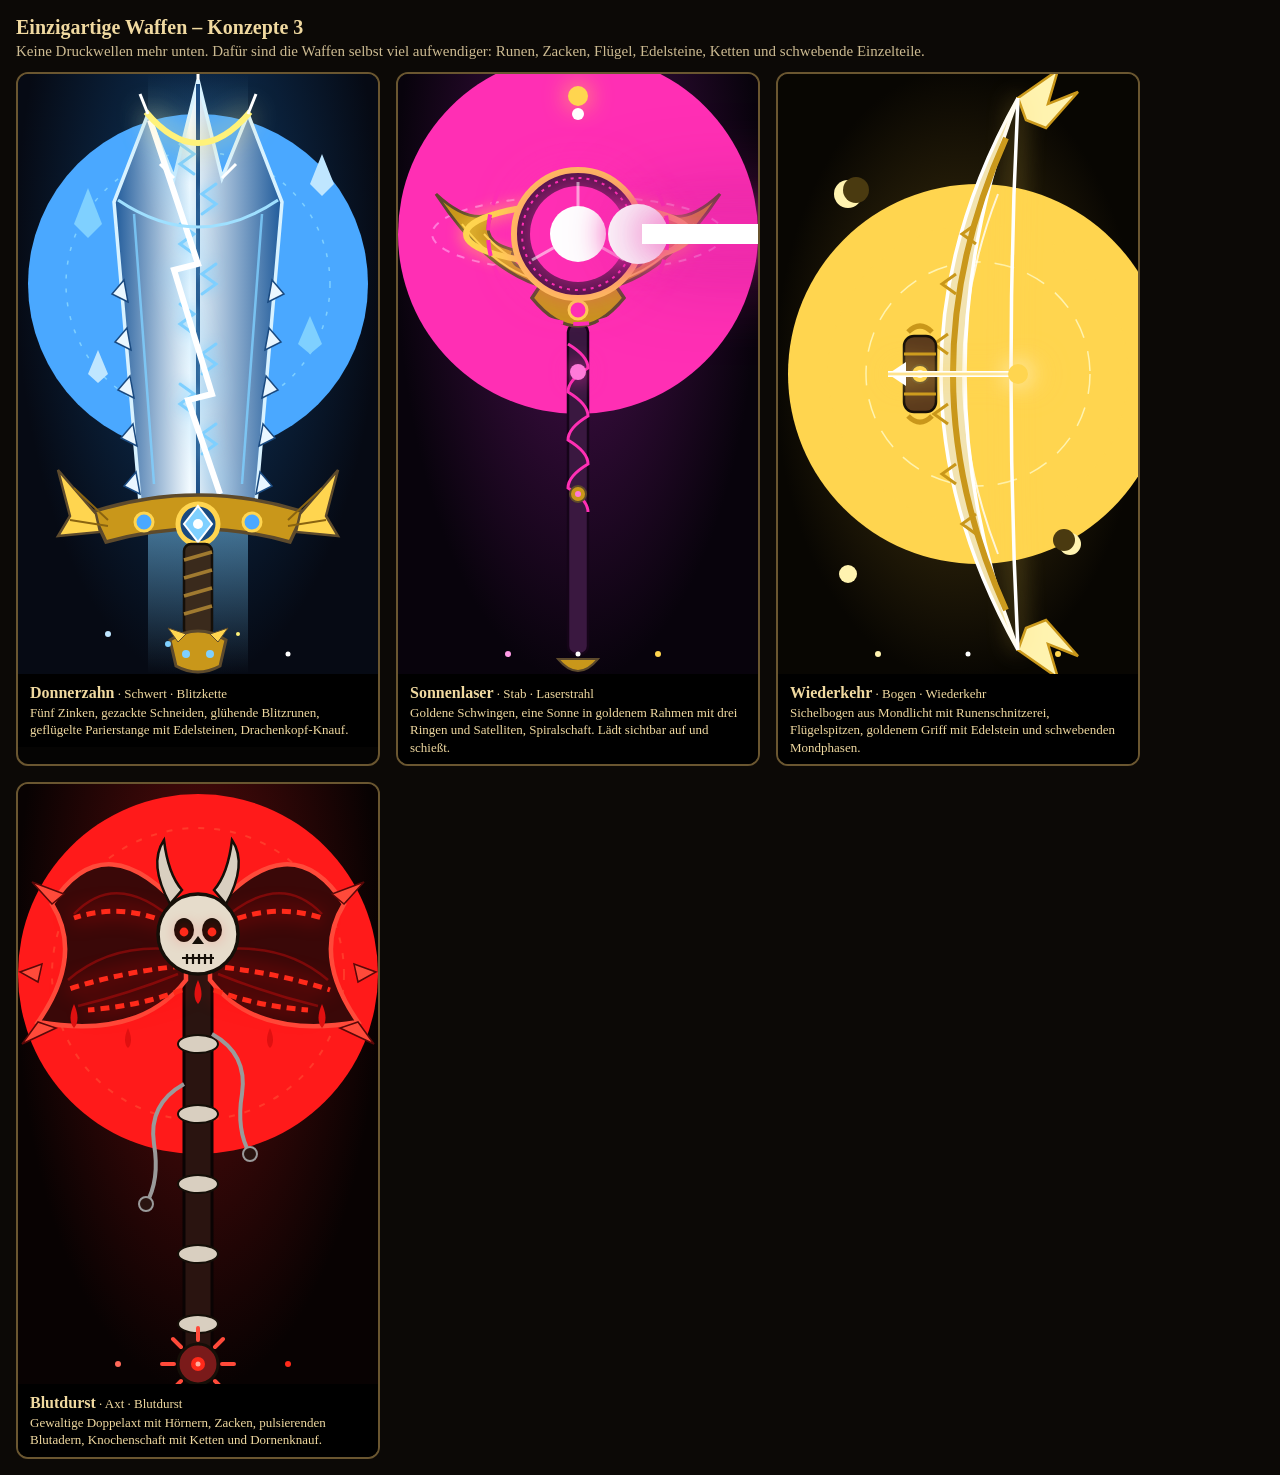
<file: docs/superpowers/specs/assets/unique-konzepte-3.html>
<!doctype html><html lang="de"><meta charset="utf-8"><title>Einzigartige Waffen – Konzepte 3</title>
<style>
body{margin:0;background:#0c0906;color:#f0d9a0;font:15px Georgia,serif;padding:16px}
h1{font-size:20px;margin:0 0 4px}p{margin:2px 0 12px;color:#cdbb92}
.row{display:flex;flex-wrap:wrap;gap:16px}
.card{width:360px;border-radius:12px;border:2px solid #6a5630;overflow:hidden;background:#050403}
.st{height:600px;position:relative;overflow:hidden}
.lab{padding:8px 12px;background:#000;font-size:13px;line-height:1.35}.lab b{font-size:16px}
svg{position:absolute;inset:0;width:100%;height:100%;overflow:visible}
.fl{animation:fl 3.6s ease-in-out infinite alternate}@keyframes fl{to{transform:translateY(-10px) rotate(1deg)}}
.fl2{animation:fl 2.6s ease-in-out infinite alternate-reverse}
.rot{transform-box:fill-box;transform-origin:center;animation:rot 7s linear infinite}.rotr{transform-box:fill-box;transform-origin:center;animation:rot 11s linear infinite reverse}
@keyframes rot{to{transform:rotate(360deg)}}
.pl{animation:pl 1.6s ease-in-out infinite alternate}@keyframes pl{from{opacity:.1}to{opacity:.32}}
.pu{transform-box:fill-box;transform-origin:center;animation:pu 1.2s ease-in-out infinite}@keyframes pu{50%{transform:scale(1.08)}}
.zz{animation:zz .45s steps(2) infinite}.zz2{animation:zz .31s steps(2) infinite .1s}@keyframes zz{50%{opacity:.2}}
.up{animation:up 3s linear infinite}@keyframes up{0%{transform:translateY(40px);opacity:0}15%{opacity:1}100%{transform:translateY(-440px);opacity:0}}
.dr{animation:dr 2.2s ease-in infinite}@keyframes dr{0%{transform:translateY(0);opacity:0}15%{opacity:1}100%{transform:translateY(90px);opacity:0}}
.col{animation:colm 2.4s ease-in-out infinite alternate}@keyframes colm{from{opacity:.15}to{opacity:.5}}
.beam{transform-box:fill-box;transform-origin:left;animation:bm 3.4s ease-in-out infinite}@keyframes bm{0%,50%{transform:scaleX(0);opacity:0}58%{transform:scaleX(1);opacity:1}78%{opacity:1;transform:scaleX(1)}100%{opacity:0;transform:scaleX(1)}}
.charge{transform-box:fill-box;transform-origin:center;animation:ch 3.4s ease-in infinite}@keyframes ch{0%{transform:scale(.3);opacity:0}45%{transform:scale(1.2);opacity:.9}55%,100%{transform:scale(.3);opacity:0}}
.ghost{animation:gh 3.2s ease-in-out infinite}@keyframes gh{0%{transform:translate(70px,0);opacity:0}20%{opacity:1}50%{transform:translate(-120px,0)}80%{opacity:1}100%{transform:translate(70px,0);opacity:0}}
.vein{stroke-dasharray:9 6;animation:vn 1.2s linear infinite}@keyframes vn{to{stroke-dashoffset:-30}}
.wing{transform-box:fill-box;animation:wg 2.2s ease-in-out infinite alternate}.wl{transform-origin:100% 50%}.wr{transform-origin:0 50%;animation-direction:alternate-reverse}@keyframes wg{from{transform:rotate(-5deg)}to{transform:rotate(6deg)}}
</style>
<h1>Einzigartige Waffen – Konzepte 3</h1>
<p>Keine Druckwellen mehr unten. Dafür sind die Waffen selbst viel aufwendiger: Runen, Zacken, Flügel, Edelsteine, Ketten und schwebende Einzelteile.</p>
<div class="row">

<!-- 1 DONNERZAHN -->
<div class="card"><div class="st" style="background:radial-gradient(ellipse at 50% 30%,#0f3a66,#060a14 72%)"><svg viewBox="0 0 300 600">
 <defs><linearGradient id="bl" x1="0" x2="1"><stop offset="0" stop-color="#1f5a9a"/><stop offset=".45" stop-color="#f4fbff"/><stop offset="1" stop-color="#1f5a9a"/></linearGradient>
 <linearGradient id="col" x1="0" y1="0" x2="0" y2="1"><stop offset="0" stop-color="#7fd0ff" stop-opacity="0"/><stop offset=".5" stop-color="#7fd0ff"/><stop offset="1" stop-color="#7fd0ff" stop-opacity="0"/></linearGradient></defs>
 <rect class="col" x="100" y="0" width="100" height="600" fill="url(#col)"/>
 <circle class="pl" cx="150" cy="210" r="170" fill="#4aa8ff"/>
 <g class="rotr"><circle cx="150" cy="210" r="132" fill="none" stroke="#7fd0ff" stroke-width="1.5" stroke-dasharray="4 10"/></g>
 <g class="fl2"><path d="M26 150l14-36l14 36l-14 14z" fill="#7fd0ff"/><path d="M262 110l12-30l12 30l-12 12z" fill="#bfe6ff"/><path d="M40 300l10-24l10 24l-10 9z" fill="#bfe6ff"/><path d="M250 270l12-28l12 28l-12 10z" fill="#7fd0ff"/></g>
 <g class="fl">
 <!-- Klinge mit Zinken -->
 <path d="M92 428L66 128L100 40L126 104L150 6L174 104L200 40L234 128L208 428Z" fill="url(#bl)" stroke="#d8f2ff" stroke-width="3.5"/>
 <path d="M150 10V420" stroke="#1a4a80" stroke-width="4"/><path d="M106 410L86 140M194 410L214 140" stroke="#7fd0ff" stroke-width="2.5" opacity=".8"/>
 <g fill="#eaf7ff" stroke="#1a4a80" stroke-width="1.5"><path d="M92 420l-16-8l12-14z"/><path d="M89 372l-16-8l12-14z"/><path d="M86 324l-16-8l12-14z"/><path d="M83 276l-16-8l12-14z"/><path d="M80 228l-16-8l12-14z"/><path d="M208 420l16-8l-12-14z"/><path d="M211 372l16-8l-12-14z"/><path d="M214 324l16-8l-12-14z"/><path d="M217 276l16-8l-12-14z"/><path d="M220 228l16-8l-12-14z"/></g>
 <g class="zz2" stroke="#7fd0ff" stroke-width="3" fill="none" stroke-linecap="round" style="filter:drop-shadow(0 0 6px #7fd0ff)"><path d="M132 70l14 10l-14 10l14 10"/><path d="M168 110l-14 10l14 10l-14 10"/><path d="M132 150l14 10l-14 10l14 10"/><path d="M168 190l-14 10l14 10l-14 10"/><path d="M132 230l14 10l-14 10l14 10"/><path d="M168 270l-14 10l14 10l-14 10"/><path d="M132 310l14 10l-14 10l14 10"/><path d="M168 350l-14 10l14 10l-14 10"/></g>
 <g class="zz"><path d="M102 46L150 190L126 196L164 320L140 326L172 420" stroke="#fff" stroke-width="6" fill="none" style="filter:drop-shadow(0 0 12px #7fd0ff)"/></g>
 <g class="zz2"><path d="M98 38Q150 100 202 38" stroke="#fff27a" stroke-width="6" fill="none" style="filter:drop-shadow(0 0 14px #ffe066)"/><path d="M70 126Q150 180 230 126" stroke="#9fe0ff" stroke-width="3" fill="none"/><path d="M100 40L92 20M200 40L208 20M150 6L150 -16M126 104L112 90M174 104L188 90" stroke="#fff" stroke-width="3"/></g>
 <!-- Parierstange mit Flügeln -->
 <path d="M44 438Q150 404 256 438L242 468Q150 442 58 468Z" fill="#c9971a" stroke="#5d4a2c" stroke-width="3.5"/>
 <path d="M48 440L10 396L22 442L10 462L52 458ZM252 440L290 396L278 442L290 462L248 458Z" fill="#ffd54f" stroke="#5d4a2c" stroke-width="2.5"/>
 <path d="M60 446L26 414M60 452L22 446M240 446L274 414M240 452L278 446" stroke="#8a6410" stroke-width="2"/>
 <circle cx="96" cy="448" r="9" fill="#4aa8ff" stroke="#ffd54f" stroke-width="3"/><circle cx="204" cy="448" r="9" fill="#4aa8ff" stroke="#ffd54f" stroke-width="3"/>
 <circle cx="150" cy="450" r="20" fill="#1a4a80" stroke="#ffd54f" stroke-width="5"/><path d="M150 432l14 18l-14 18l-14 -18z" fill="#7fd0ff" stroke="#fff" stroke-width="2"/><circle class="pu" cx="150" cy="450" r="5" fill="#fff"/>
 <!-- Griff mit Wicklung -->
 <rect x="136" y="470" width="28" height="92" rx="7" fill="#3a2a1c" stroke="#150f08" stroke-width="2.5"/>
 <path d="M136 486l28-8M136 504l28-8M136 522l28-8M136 540l28-8" stroke="#a07a30" stroke-width="3.5"/>
 <!-- Drachenkopf-Knauf -->
 <path d="M122 566Q150 548 178 566L172 592Q150 604 128 592Z" fill="#c9971a" stroke="#5d4a2c" stroke-width="3"/><path d="M130 568l-10-14l18 6ZM170 568l10-14l-18 6Z" fill="#ffd54f" stroke="#5d4a2c"/><circle cx="138" cy="580" r="4" fill="#7fd0ff"/><circle cx="162" cy="580" r="4" fill="#7fd0ff"/>
 </g>
 <circle class="up" cx="60" cy="560" r="3" fill="#bfe6ff"/><circle class="up" style="animation-delay:.8s" cx="240" cy="580" r="2.5" fill="#fff"/><circle class="up" style="animation-delay:1.6s" cx="120" cy="570" r="3" fill="#7fd0ff"/><circle class="up" style="animation-delay:2.2s" cx="190" cy="560" r="2" fill="#fff27a"/>
 </svg></div><div class="lab"><b>Donnerzahn</b> · Schwert · Blitzkette<br>Fünf Zinken, gezackte Schneiden, glühende Blitzrunen, geflügelte Parierstange mit Edelsteinen, Drachenkopf-Knauf.</div></div>

<!-- 2 SONNENLASER -->
<div class="card"><div class="st" style="background:radial-gradient(ellipse at 50% 25%,#4a1050,#08030c 72%)"><svg viewBox="0 0 300 600">
 <circle class="pl" cx="150" cy="160" r="180" fill="#ff2fb4"/>
 <g class="rotr"><ellipse cx="150" cy="160" rx="146" ry="38" fill="none" stroke="#ff7ad9" stroke-width="2" stroke-dasharray="8 8"/></g>
 <g class="fl">
 <!-- Schaft mit Spiralen -->
 <rect x="140" y="250" width="20" height="330" rx="8" fill="#3a1840" stroke="#150418" stroke-width="2.5"/>
 <path d="M140 270q20 12 20 24q-20 12 -20 24q20 12 20 24q-20 12 -20 24q20 12 20 24q-20 12 -20 24q20 12 20 24" stroke="#ff2fb4" stroke-width="3" fill="none"/>
 <circle cx="150" cy="420" r="8" fill="#c9971a" stroke="#5d4a2c" stroke-width="2"/><circle class="pu" cx="150" cy="420" r="3" fill="#ff7ad9"/>
 <path d="M130 585q20 24 40 0z" fill="#c9971a" stroke="#5d4a2c" stroke-width="2"/>
 <!-- goldene Flügel am Kopf -->
 <g class="wing wl"><path d="M120 214Q60 200 8 120Q40 150 64 140Q50 168 86 176Q76 196 118 198Z" fill="#c9971a" stroke="#5d4a2c" stroke-width="3"/><path d="M110 206Q70 196 34 150M108 196Q80 186 56 160" stroke="#ffd54f" stroke-width="2" fill="none"/></g>
 <g class="wing wr"><path d="M180 214Q240 200 292 120Q260 150 236 140Q250 168 214 176Q224 196 182 198Z" fill="#c9971a" stroke="#5d4a2c" stroke-width="3"/><path d="M190 206Q230 196 266 150M192 196Q220 186 244 160" stroke="#ffd54f" stroke-width="2" fill="none"/></g>
 <path d="M104 224Q150 280 196 224L180 200Q150 240 120 200Z" fill="#c9971a" stroke="#5d4a2c" stroke-width="3.5"/>
 <circle cx="150" cy="236" r="9" fill="#ff2fb4" stroke="#ffd54f" stroke-width="3"/>
 <!-- Ringe, Sonne -->
 <g class="rot"><ellipse cx="150" cy="160" rx="112" ry="30" fill="none" stroke="#ffd54f" stroke-width="6" style="filter:drop-shadow(0 0 8px #ffd54f)"/></g>
 <g class="rotr" style="animation-duration:8s"><circle cx="150" cy="160" r="90" fill="none" stroke="#ff2fb4" stroke-width="4" stroke-dasharray="16 10"/></g>
 <circle cx="150" cy="160" r="64" fill="#2a0f30" stroke="#ffd54f" stroke-width="6"/><circle cx="150" cy="160" r="56" fill="none" stroke="#ff2fb4" stroke-width="2" stroke-dasharray="3 5"/>
 <circle class="pu" cx="150" cy="160" r="48" fill="#ff2fb4" style="filter:drop-shadow(0 0 26px #ff2fb4)"/><circle class="pu" cx="150" cy="160" r="28" fill="#fff"/>
 <g class="rot" style="animation-duration:3s"><path d="M150 160L150 108M150 160L196 186M150 160L104 186" stroke="#fff" stroke-width="3" opacity=".55"/></g>
 <g class="rot" style="animation-duration:3.4s"><circle cx="150" cy="22" r="10" fill="#ffd54f" style="filter:drop-shadow(0 0 12px #ffd54f)"/></g>
 <g class="rotr" style="animation-duration:5s"><circle cx="150" cy="298" r="8" fill="#ff7ad9" style="filter:drop-shadow(0 0 10px #ff2fb4)"/></g>
 <g class="rot" style="animation-duration:4.4s"><circle cx="150" cy="40" r="6" fill="#fff"/></g>
 <circle class="charge" cx="210" cy="160" r="30" fill="#fff" style="filter:drop-shadow(0 0 16px #ff2fb4)"/>
 <path class="beam" d="M214 150H440V170H214Z" fill="#fff" style="filter:drop-shadow(0 0 20px #ff2fb4) drop-shadow(0 0 44px #b01a8a)"/>
 </g>
 <circle class="up" cx="80" cy="580" r="3" fill="#ff9be6"/><circle class="up" style="animation-delay:1s" cx="230" cy="580" r="3" fill="#ffd54f"/><circle class="up" style="animation-delay:1.9s" cx="150" cy="580" r="2.5" fill="#fff"/>
 </svg></div><div class="lab"><b>Sonnenlaser</b> · Stab · Laserstrahl<br>Goldene Schwingen, eine Sonne in goldenem Rahmen mit drei Ringen und Satelliten, Spiralschaft. Lädt sichtbar auf und schießt.</div></div>

<!-- 3 WIEDERKEHR -->
<div class="card"><div class="st" style="background:radial-gradient(ellipse at 50% 50%,#4a3a10,#080602 72%)"><svg viewBox="0 0 300 600">
 <circle class="pl" cx="170" cy="300" r="190" fill="#ffd54f"/>
 <g class="rot" style="animation-duration:16s"><circle cx="170" cy="300" r="150" fill="none" stroke="#ffd54f" stroke-width="2" stroke-dasharray="2 12" stroke-linecap="round"/></g>
 <g class="rotr"><circle cx="170" cy="300" r="112" fill="none" stroke="#fff3b0" stroke-width="1.5" stroke-dasharray="20 14"/></g>
 <g class="fl">
 <!-- Mondphasen schweben -->
 <g class="fl2"><circle cx="40" cy="120" r="14" fill="#fff3b0"/><circle cx="48" cy="116" r="13" fill="#4a3a10"/><circle cx="262" cy="470" r="11" fill="#fff3b0"/><circle cx="256" cy="466" r="11" fill="#4a3a10"/><circle cx="40" cy="500" r="9" fill="#fff3b0"/></g>
 <!-- Bogenkörper -->
 <path d="M210 24Q56 300 210 576Q104 300 210 24Z" fill="#f2e3b0" stroke="#fff" stroke-width="3.5"/>
 <path d="M198 64Q92 300 198 536" stroke="#c9971a" stroke-width="6" fill="none"/>
 <path d="M190 120Q120 300 190 480" stroke="#fff" stroke-width="2" fill="none" opacity=".8"/>
 <g stroke="#c9971a" stroke-width="3" fill="none"><path d="M168 150l-14 10l14 10"/><path d="M148 200l-14 10l14 10"/><path d="M140 260l-14 10l14 10"/><path d="M140 330l-14 10l14 10"/><path d="M148 390l-14 10l14 10"/><path d="M168 440l-14 10l14 10"/></g>
 <!-- Flügelspitzen -->
 <g class="wing wl"><path d="M210 24L250 -4L240 30L270 18L238 54L218 46Z" fill="#fff3b0" stroke="#c9971a" stroke-width="2.5"/></g>
 <g class="wing wr"><path d="M210 576L250 604L240 570L270 582L238 546L218 554Z" fill="#fff3b0" stroke="#c9971a" stroke-width="2.5"/></g>
 <path d="M210 24Q196 300 210 576" stroke="#fff" stroke-width="3.5" fill="none" style="filter:drop-shadow(0 0 12px #ffd54f)"/>
 <!-- Griff mit Edelstein -->
 <rect x="96" y="262" width="32" height="76" rx="10" fill="#5b3a1c" stroke="#150f08" stroke-width="2.5"/><path d="M96 280h32M96 300h32M96 320h32" stroke="#c9971a" stroke-width="3"/>
 <path d="M100 258Q112 246 124 258" stroke="#c9971a" stroke-width="5" fill="none"/><path d="M100 342Q112 354 124 342" stroke="#c9971a" stroke-width="5" fill="none"/>
 <circle cx="112" cy="300" r="9" fill="#ffd54f" stroke="#5d4a2c" stroke-width="2"/><circle class="pu" cx="112" cy="300" r="4" fill="#fff"/>
 <!-- Geisterpfeil -->
 <g class="ghost"><g style="filter:drop-shadow(0 0 14px #ffd54f)"><path d="M222 300H80" stroke="#fff" stroke-width="6"/><path d="M80 300l18-12v24z" fill="#fff"/><path d="M222 300l-12-14m12 14l-12 14M232 300l-12-14m12 14l-12 14" stroke="#ffd54f" stroke-width="4"/></g></g>
 <g class="ghost" style="animation-delay:.18s;opacity:.5"><path d="M222 300H80" stroke="#ffd54f" stroke-width="3"/></g>
 <g class="ghost" style="animation-delay:.34s;opacity:.25"><path d="M222 300H80" stroke="#ffd54f" stroke-width="2"/></g>
 <circle class="pu" cx="210" cy="300" r="10" fill="#ffd54f" style="filter:drop-shadow(0 0 12px #fff)"/>
 </g>
 <circle class="up" cx="70" cy="580" r="3" fill="#fff3b0"/><circle class="up" style="animation-delay:1s" cx="250" cy="580" r="3" fill="#ffd54f"/><circle class="up" style="animation-delay:2s" cx="160" cy="580" r="2.5" fill="#fff"/>
 </svg></div><div class="lab"><b>Wiederkehr</b> · Bogen · Wiederkehr<br>Sichelbogen aus Mondlicht mit Runenschnitzerei, Flügelspitzen, goldenem Griff mit Edelstein und schwebenden Mondphasen.</div></div>

<!-- 4 BLUTDURST -->
<div class="card"><div class="st" style="background:radial-gradient(ellipse at 50% 28%,#5a0c0c,#080202 72%)"><svg viewBox="0 0 300 600">
 <circle class="pl" cx="150" cy="190" r="180" fill="#ff1a1a"/>
 <g class="rotr"><circle cx="150" cy="190" r="146" fill="none" stroke="#ff3a2a" stroke-width="2" stroke-dasharray="6 10"/></g>
 <g class="fl">
 <!-- Schaft aus Knochen mit Ketten -->
 <rect x="136" y="170" width="28" height="410" rx="10" fill="#2a1410" stroke="#0a0303" stroke-width="3"/>
 <g fill="#d9cfc0" stroke="#150f08" stroke-width="2"><ellipse cx="150" cy="260" rx="20" ry="9"/><ellipse cx="150" cy="330" rx="20" ry="9"/><ellipse cx="150" cy="400" rx="20" ry="9"/><ellipse cx="150" cy="470" rx="20" ry="9"/><ellipse cx="150" cy="540" rx="20" ry="9"/></g>
 <g stroke="#9a9a9a" stroke-width="4" fill="none"><path class="fl2" d="M164 250q36 20 30 60q-6 36 8 60"/><path class="fl2" d="M136 300q-36 20 -30 60q6 36 -8 60"/></g>
 <g fill="#2a1410" stroke="#9a9a9a" stroke-width="2"><circle cx="202" cy="370" r="7"/><circle cx="98" cy="420" r="7"/></g>
 <!-- Klingen -->
 <g class="pu"><path d="M138 130Q58 36 4 120Q36 172 -10 238Q92 256 138 196Z" fill="#3a0808" stroke="#ff4a3a" stroke-width="4.5"/><path d="M162 130Q242 36 296 120Q264 172 310 238Q208 256 162 196Z" fill="#3a0808" stroke="#ff4a3a" stroke-width="4.5"/>
 <path d="M130 140Q70 84 26 130M130 166Q64 158 20 196M130 190Q80 210 30 222M170 140Q230 84 274 130M170 166Q236 158 280 196M170 190Q220 210 270 222" stroke="#7a0a0a" stroke-width="2.5" fill="none"/>
 <g fill="#ff4a3a" stroke="#5a0808" stroke-width="1.5"><path d="M4 120L-16 98L16 110z"/><path d="M-10 238L-26 260L8 244z"/><path d="M296 120L316 98L284 110z"/><path d="M310 238L326 260L292 244z"/><path d="M-6 180l-22 8l18 10z"/><path d="M306 180l22 8l-18 10z"/></g></g>
 <path class="vein" d="M134 146Q80 116 26 134M134 182Q72 188 18 206M162 146Q220 116 274 134M162 182Q228 188 282 206M134 206Q92 222 40 226M166 206Q208 222 260 226" stroke="#ff2a1a" stroke-width="5" fill="none" style="filter:drop-shadow(0 0 10px #f00)"/>
 <!-- Totenkopf mit Hörnern -->
 <path d="M122 120Q100 80 116 56Q120 90 134 106ZM178 120Q200 80 184 56Q180 90 166 106Z" fill="#d9cfc0" stroke="#150f08" stroke-width="2.5"/>
 <circle cx="150" cy="150" r="40" fill="#e6dccb" stroke="#150f08" stroke-width="3.5"/><ellipse cx="136" cy="146" rx="10" ry="12" fill="#150f08"/><ellipse cx="164" cy="146" rx="10" ry="12" fill="#150f08"/>
 <circle class="zz" cx="136" cy="148" r="4.4" fill="#ff2a1a" style="filter:drop-shadow(0 0 8px #f00)"/><circle class="zz" cx="164" cy="148" r="4.4" fill="#ff2a1a" style="filter:drop-shadow(0 0 8px #f00)"/>
 <path d="M144 160l6-8l6 8z" fill="#150f08"/><path d="M134 174h32M139 170v10M145 170v10M151 170v10M157 170v10M163 170v10" stroke="#150f08" stroke-width="2.2"/>
 <path class="dr" d="M26 220q-7 16 0 24q7-8 0-24z" fill="#e01010"/><path class="dr" style="animation-delay:.6s" d="M274 220q-7 16 0 24q7-8 0-24z" fill="#e01010"/><path class="dr" style="animation-delay:1.2s" d="M150 196q-7 16 0 24q7-8 0-24z" fill="#e01010"/><path class="dr" style="animation-delay:1.7s" d="M80 244q-6 14 0 20q6-6 0-20z" fill="#e01010"/><path class="dr" style="animation-delay:.3s" d="M222 244q-6 14 0 20q6-6 0-20z" fill="#e01010"/>
 <!-- Knauf: Dornenkugel -->
 <circle cx="150" cy="580" r="20" fill="#7a1a1a" stroke="#150f08" stroke-width="3"/><path d="M150 556v-12M150 604v12M126 580h-12M174 580h12M133 563l-8 -8M167 563l8 -8M133 597l-8 8M167 597l8 8" stroke="#ff4a3a" stroke-width="4" stroke-linecap="round"/><circle class="pu" cx="150" cy="580" r="7" fill="#ff2a1a"/>
 </g>
 <circle class="up" cx="70" cy="580" r="3" fill="#ff6a5a"/><circle class="up" style="animation-delay:1s" cx="240" cy="580" r="3" fill="#ff2a1a"/><circle class="up" style="animation-delay:1.8s" cx="150" cy="580" r="2.5" fill="#ffb0a0"/>
 </svg></div><div class="lab"><b>Blutdurst</b> · Axt · Blutdurst<br>Gewaltige Doppelaxt mit Hörnern, Zacken, pulsierenden Blutadern, Knochenschaft mit Ketten und Dornenknauf.</div></div>

</div>
</html>
</file>
<file: css/style.css>
:root{--bg:#f3ead6;--card:#fffaf0;--ink:#2d2417;--mut:#7a6a50;--acc:#8b1e1e;--line:#d8c9a6;--sky1:#78b4e3;--sky2:#f9d9a6;--grass:#6e9a4a;color-scheme:light;box-sizing:border-box;padding-top:env(safe-area-inset-top,0px);padding-bottom:env(safe-area-inset-bottom,0px)}
@media (prefers-color-scheme:dark){:root:not([data-theme="light"]){--bg:#1b1610;--card:#2a2218;--ink:#f1e6cf;--mut:#b5a380;--acc:#d9534f;--line:#4a3d2a;--sky1:#0b1430;--sky2:#3b3157;--grass:#3d5a2c;color-scheme:dark}}
:root[data-theme="dark"]{--bg:#1b1610;--card:#2a2218;--ink:#f1e6cf;--mut:#b5a380;--acc:#d9534f;--line:#4a3d2a;--sky1:#0b1430;--sky2:#3b3157;--grass:#3d5a2c;color-scheme:dark}
*{box-sizing:border-box}
html,body{margin:0}
body{background:var(--bg);color:var(--ink);font-family:Georgia,"Times New Roman",serif;max-width:560px;margin:0 auto;padding:12px}
.top{display:flex;justify-content:space-between;align-items:center;gap:8px;margin-bottom:8px}
.top span{color:var(--mut);font-size:14px}
.scene{height:190px;border-radius:14px;border:2px solid var(--line);background:linear-gradient(var(--sky1),var(--sky2));position:relative;overflow:hidden;display:flex;align-items:flex-end;justify-content:center}
.bg{position:absolute;left:0;bottom:0;width:100%;height:100%;z-index:0;pointer-events:none}
:root{--mt1:#b3c0d6;--mt2:#8494ad;--snow:#f4f7fb;--hill:#6f9a52;--tree:#3d6a34;--sun:#fff3c4;--glow:#ffd98a;--cloud:#fff;--cop:.85;--star:0;--plat:#00000030}
@media (prefers-color-scheme:dark){:root:not([data-theme="light"]){--mt1:#2a3354;--mt2:#1d2540;--snow:#c9d3ea;--hill:#20331d;--tree:#11200f;--sun:#f3efd2;--glow:#9fb4ff;--cloud:#7c86a8;--cop:.35;--star:1;--plat:#00000055}}
:root[data-theme="dark"]{--mt1:#2a3354;--mt2:#1d2540;--snow:#c9d3ea;--hill:#20331d;--tree:#11200f;--sun:#f3efd2;--glow:#9fb4ff;--cloud:#7c86a8;--cop:.35;--star:1;--plat:#00000055}
.cl{animation:drift 90s linear infinite}
@keyframes drift{from{transform:translateX(-220px)}to{transform:translateX(720px)}}
.ffy{animation:ffy 3.5s ease-in-out infinite alternate}
@keyframes ffy{from{transform:translate(0,0);opacity:.15}to{transform:translate(9px,-12px);opacity:1}}
.k .br{animation:br 2.6s ease-in-out infinite}
@keyframes br{50%{transform:translateY(1.3px)}}
.fs .es:before,.fs .ps:before{content:"";position:absolute;left:50%;bottom:-8px;width:150px;height:26px;transform:translateX(-50%);border-radius:50%;background:radial-gradient(closest-side,var(--plat),transparent)}
.hov{animation:hov 3s ease-in-out infinite}@keyframes hov{50%{transform:translateY(-5px)}}
.flap{transform-box:fill-box;transform-origin:100% 100%;animation:flap 1.4s ease-in-out infinite alternate}.flap.r{transform-origin:0 100%;animation-direction:alternate-reverse}
@keyframes flap{from{transform:rotate(-5deg)}to{transform:rotate(7deg)}}
.sway{transform-box:fill-box;transform-origin:50% 0;animation:sway 2.2s ease-in-out infinite alternate}@keyframes sway{from{transform:rotate(-7deg)}to{transform:rotate(7deg)}}
.glow{animation:pl2 1.2s ease-in-out infinite alternate}@keyframes pl2{from{opacity:.6}to{opacity:1}}
@media (prefers-reduced-motion:reduce){.cl,.ffy,.k .br,.tw,.fk,.fl2,.dr,.rot,.pl,.wv,.hov,.flap,.sway,.glow{animation:none}.koE,.koP,.koB{animation-duration:.01s}.rain,.blink,.flick{animation:none}}
.scene svg.k{height:150px;position:relative;z-index:2;margin-bottom:8px}
.castle{position:absolute;right:8px;bottom:26px;height:90px;z-index:1}
.card{background:var(--card);border:1px solid var(--line);border-radius:12px;padding:10px 12px;margin-top:10px}
.stats{display:grid;grid-template-columns:1fr 1fr;gap:4px 12px;font-size:15px}
.bar{height:8px;border-radius:5px;background:var(--line);overflow:hidden;margin-top:3px}
.bar i{display:block;height:100%}
.grid{display:grid;grid-template-columns:1fr 1fr;gap:8px;margin-top:10px}
button{font:inherit;font-size:15px;padding:11px 8px;border-radius:10px;border:1px solid var(--line);background:var(--card);color:var(--ink);cursor:pointer;min-height:44px}
button.p{background:var(--acc);color:#fff;border-color:var(--acc)}
button:disabled{opacity:.45;cursor:default}
button small{display:block;color:var(--mut);font-size:12px}
button.p small{color:#fbe3e3}
.msg{margin-top:10px;padding:8px 12px;border-left:4px solid var(--acc);background:var(--card);border-radius:6px;font-size:15px;min-height:20px}
.row{display:flex;justify-content:space-between;align-items:center;gap:8px;padding:6px 0;border-bottom:1px dashed var(--line)}
.row:last-child{border:0}
h3{margin:4px 0 6px;font-size:16px}
.vs{display:grid;grid-template-columns:1fr 1fr;gap:10px;font-size:14px;margin-bottom:6px}
.hit{animation:hit .4s}
@keyframes hit{0%,100%{transform:translateX(0)}25%{transform:translateX(-10px);filter:brightness(1.8)}60%{transform:translateX(8px)}}
.dmg{position:absolute;top:30px;font-weight:bold;font-size:24px;color:#c0221f;z-index:5;animation:up 1s forwards;text-shadow:0 1px 0 #fff}
.moves{display:grid;grid-template-columns:repeat(3,1fr);gap:8px;margin-top:10px}
.moves button{font-size:26px;padding:10px 4px}
.moves button small{font-size:12px}
.mut{color:var(--mut);font-size:13px}
.fs{height:290px;display:block}
.fs .box{position:absolute;background:var(--card);border:2px solid var(--line);border-radius:10px;padding:5px 8px;font-size:13px;width:170px;z-index:6}
.fs .eb{top:8px;left:8px}.fs .pb{bottom:40px;right:8px}
.fs .es{position:absolute;right:14px;top:50px;z-index:2}.fs .es svg.k{height:105px;margin:0}
.fs .ps{position:absolute;left:10px;bottom:28px;z-index:3}.fs .ps svg.k{height:140px;margin:0}
.fs .dmg{top:20px}
.fs .es.big svg.k{height:132px}
body{padding-bottom:64px}
#snd{position:fixed;right:10px;bottom:calc(10px + env(safe-area-inset-bottom,0px));display:flex;gap:6px;z-index:50}
#snd button{min-height:36px;padding:6px 12px;font-size:13px;border-radius:18px;box-shadow:0 1px 4px #0004}
#snd .off{opacity:.55;text-decoration:line-through}
.fs .lg{display:block}
.lungeP{animation:lungeP .55s}
@keyframes lungeP{35%{transform:translate(75px,-18px) rotate(8deg)}100%{transform:none}}
.lungeE{animation:lungeE .55s 1.05s both}
@keyframes lungeE{35%{transform:translate(-75px,14px)}100%{transform:none}}
.fs .es.hit{animation-delay:.3s}
.fs .ps.hit.late{animation-delay:1.3s}
.dmg{opacity:0;animation-delay:.3s;animation-fill-mode:both}
.dmg.late{animation-delay:1.3s}
@keyframes up{0%{opacity:1;transform:none}100%{opacity:0;transform:translateY(-26px)}}
.vfx{position:absolute;inset:0;pointer-events:none;z-index:9;overflow:hidden}
.vE{position:absolute;right:18px;top:45px;width:120px;height:120px}
.vP{position:absolute;left:5px;bottom:28px;width:130px;height:150px}
svg.vP{transform:scaleX(-1)}
.sl{fill:none;stroke:#fff;stroke-width:8;stroke-linecap:round;stroke-dasharray:160;stroke-dashoffset:160;filter:drop-shadow(0 0 5px #fff);animation:draw .3s calc(var(--d) + .2s) forwards,fadeo .25s calc(var(--d) + .55s) forwards}
.sl.r{stroke:#ff5a4d;filter:drop-shadow(0 0 6px #f00)}
.sl.b{animation-delay:calc(var(--d) + .3s),calc(var(--d) + .65s)}
.sl.c{animation-delay:calc(var(--d) + .4s),calc(var(--d) + .75s)}
.sl.sp{stroke:#9be3ff;stroke-dasharray:280;stroke-dashoffset:280;animation:draw .7s calc(var(--d) + .3s) forwards,fadeo .3s calc(var(--d) + 1s) forwards}
@keyframes draw{to{stroke-dashoffset:0}}
@keyframes fadeo{to{opacity:0}}
.ring{border:4px solid #ffd54a;border-radius:50%;opacity:0;animation:ring .6s calc(var(--d) + .3s) forwards}
.ring.red{border-color:#ff5a4d}.ring.r2{animation-delay:calc(var(--d) + .5s)}
@keyframes ring{0%{transform:scale(.2);opacity:1}100%{transform:scale(1.3);opacity:0}}
.fly{position:absolute;left:80px;top:150px;font-size:34px;opacity:0;animation:fly .5s calc(var(--d) + .1s) forwards}
@keyframes fly{0%{left:80px;opacity:1}85%{opacity:1}100%{left:calc(100% - 140px);opacity:0}}
.aura,.blast,.rise,.cloud,.spin,.drops,.mt,.whirl{display:flex;align-items:center;justify-content:center;opacity:0}
.aura{font-size:56px;animation:aura .9s var(--d) forwards}
.blast{font-size:80px;animation:aura .8s calc(var(--d) + .6s) forwards}
.cloud{font-size:60px;animation:aura 1.1s calc(var(--d) + .3s) forwards}
@keyframes aura{0%{transform:scale(.3);opacity:0}30%{opacity:1}100%{transform:scale(1.4) translateY(-20px);opacity:0}}
.bubble{border:4px solid #5dade2;border-radius:50%;background:radial-gradient(#5dade222,#5dade299);opacity:0;animation:bub 1.2s var(--d) forwards}
@keyframes bub{0%{transform:scale(.4);opacity:0}25%{opacity:1;transform:scale(1)}80%{opacity:.8}100%{opacity:0;transform:scale(1.05)}}
.whirl{font-size:70px;animation:whirl .9s calc(var(--d) + .2s) forwards}
@keyframes whirl{0%{transform:rotate(0) scale(.4);opacity:0}30%{opacity:1}100%{transform:rotate(720deg) scale(1.3);opacity:0}}
.dragon{position:absolute;top:30px;left:20px;font-size:80px;opacity:0;animation:drag .9s calc(var(--d) + .1s) forwards}
@keyframes drag{0%{left:20px;opacity:0;transform:scale(.5)}25%{opacity:1}100%{left:calc(100% - 160px);opacity:0;transform:scale(1.3)}}
.flash{position:absolute;inset:0;background:#fff;opacity:0;animation:fl .35s calc(var(--d) + .3s)}
.flash.fire{background:#ff7a1a}
@keyframes fl{0%{opacity:0}30%{opacity:.7}100%{opacity:0}}
.drops{align-items:flex-start;font-size:24px;animation:dr 1s calc(var(--d) + .5s) forwards}
@keyframes dr{0%{transform:translateY(-10px);opacity:1}100%{transform:translateY(60px);opacity:0}}
.rise{align-items:flex-start;font-size:30px;animation:ri 1.1s var(--d) forwards}
@keyframes ri{0%{transform:translateY(60px);opacity:0}30%{opacity:1}100%{transform:translateY(-20px);opacity:0}}
.spin{align-items:flex-start;font-size:44px;animation:spn 1.2s calc(var(--d) + .3s) forwards}
@keyframes spn{0%{transform:rotate(0);opacity:0}20%{opacity:1}100%{transform:rotate(360deg);opacity:0}}
.mt{font-weight:bold;font-size:20px;color:#fff;text-shadow:0 1px 3px #000;animation:ri 1s calc(var(--d) + .2s) forwards}
.doc{font-size:15px;line-height:1.5}.doc h1{font-size:21px;margin:4px 0 10px}.doc h2{font-size:18px;margin:18px 0 6px;padding-top:8px;border-top:1px solid var(--line)}.doc h3{margin-top:12px}
.doc .tbl{overflow-x:auto;margin:6px 0}.doc table{border-collapse:collapse;font-size:14px;min-width:100%}.doc th,.doc td{border:1px solid var(--line);padding:4px 7px;text-align:left;vertical-align:top}.doc th{background:var(--bg)}
.doc blockquote{margin:8px 0;padding:6px 10px;border-left:4px solid var(--acc);background:var(--bg);border-radius:6px}.doc a{color:var(--acc)}.doc ul,.doc ol{padding-left:22px;margin:6px 0}.doc hr{display:none}
.kw{transform-origin:50% 95%}
.koE{animation:koE 1s .75s cubic-bezier(.5,0,.8,.4) forwards}@keyframes koE{25%{transform:translateY(-6px) rotate(6deg)}100%{transform:translateY(-4px) rotate(-82deg);filter:grayscale(1) brightness(.7);opacity:.6}}
.koP{animation:koP 1s 1.75s cubic-bezier(.5,0,.8,.4) forwards}@keyframes koP{25%{transform:translateY(-6px) rotate(-6deg)}100%{transform:translateY(-4px) rotate(82deg);filter:grayscale(1) brightness(.7);opacity:.6}}
.koB{animation:koB 1.7s .75s ease-in forwards}@keyframes koB{8%{transform:translateX(-5px)}16%{transform:translateX(5px)}24%{transform:translateX(-5px);filter:brightness(1.8)}32%{transform:translateX(4px)}45%{transform:none;filter:brightness(2.5)}100%{transform:scale(.4) translateY(40px);opacity:0;filter:brightness(4) blur(4px)}}
.cheer{animation:cheer .45s 2s 2 ease-out}.cheerE{animation:cheer .45s 3s 2 ease-out}@keyframes cheer{50%{transform:translateY(-14px)}}
.kot,.soul{display:flex;align-items:center;justify-content:center;opacity:0}
.kot{font-weight:bold;font-size:28px;color:#fff;letter-spacing:1px;text-shadow:0 2px 4px #000,0 0 12px #c0221f;animation:kot .6s calc(var(--d) + 1.6s) forwards}
@keyframes kot{0%{opacity:0;transform:scale(2.2)}100%{opacity:1;transform:scale(1)}}
.soul{align-items:flex-start;font-size:30px;animation:soul 2.2s calc(var(--d) + 1.5s) forwards}@keyframes soul{0%{opacity:0;transform:translateY(40px)}30%{opacity:.9}100%{opacity:0;transform:translateY(-50px)}}
.rain{animation:rain .5s linear infinite}@keyframes rain{from{transform:translate(8px,-30px)}to{transform:translate(-8px,30px)}}
.blink{transform-box:fill-box;transform-origin:center;animation:blink 4s infinite}@keyframes blink{0%,90%,100%{transform:scaleY(1)}94%{transform:scaleY(.1)}}
.flick{opacity:0;animation:flick 4.5s infinite}@keyframes flick{0%,88%,100%{opacity:0}90%,94%{opacity:1}92%{opacity:.3}}
.tl{font-size:11px;color:var(--mut);font-style:italic}
.fk{transform-box:fill-box;transform-origin:50% 100%;animation:fk .4s ease-in-out infinite alternate}
@keyframes fk{from{transform:scale(1,.7) rotate(-5deg);opacity:.85}to{transform:scale(1.1,1.25) rotate(5deg);opacity:1}}
.tw{animation:tw 1s ease-in-out infinite alternate}
@keyframes tw{from{opacity:.15}to{opacity:1}}
.dr{animation:dr2 1.4s ease-in infinite}
@keyframes dr2{0%{transform:translateY(0);opacity:1}100%{transform:translateY(28px);opacity:0}}
.fl2{animation:fl2 2s ease-out infinite}
@keyframes fl2{0%{transform:translateY(0) scale(.8);opacity:.9}100%{transform:translateY(-34px) scale(1.4);opacity:0}}
.rot{transform-box:fill-box;transform-origin:center;animation:rot 3s linear infinite}
@keyframes rot{to{transform:rotate(360deg)}}
.pl{animation:pl 1.6s ease-in-out infinite alternate}
@keyframes pl{from{opacity:.08}to{opacity:.4}}
.wv{transform-box:fill-box;transform-origin:100% 0;animation:wv 1.2s ease-in-out infinite alternate}
@keyframes wv{from{transform:skewX(-6deg)}to{transform:skewX(8deg)}}
.night{position:fixed;inset:0;z-index:100;display:flex;align-items:center;justify-content:center;padding:16px;overflow:auto;animation:nbg 3s forwards}
@keyframes nbg{0%{background:#0b143000}22%{background:#0b1430f5}62%{background:#0b1430f5}100%{background:#3b2a40e6}}
.nsky{position:absolute;inset:0;pointer-events:none;overflow:hidden}
.nsky i{position:absolute;width:3px;height:3px;border-radius:50%;background:#fff;opacity:0;animation:nst 2.2s forwards}
@keyframes nst{0%{opacity:0}30%,70%{opacity:1}100%{opacity:0}}
.nmoon,.nsun,.nzz{position:absolute;font-size:54px;opacity:0}
.nmoon{left:10%;top:40%;animation:nmoon 2.4s .2s forwards}@keyframes nmoon{0%{opacity:0;transform:translate(0,0)}25%{opacity:1}75%{opacity:1}100%{opacity:0;transform:translate(70vw,-25vh)}}
.nzz{left:45%;top:45%;font-size:26px;color:#cfd8ff;font-weight:bold;animation:nzz 1.6s .6s forwards}@keyframes nzz{0%{opacity:0;transform:translateY(0)}30%{opacity:1}100%{opacity:0;transform:translateY(-40px)}}
.nsun{left:50%;bottom:-60px;margin-left:-27px;animation:nsun 1.4s 1.7s forwards}@keyframes nsun{0%{opacity:0;transform:translateY(0)}100%{opacity:1;transform:translateY(-38vh)}}
.nrep{position:relative;max-width:520px;width:100%;margin:auto;animation:nrep .5s}@keyframes nrep{from{opacity:0;transform:translateY(20px)}}
.night.fast,.night.fast *{animation-duration:.01s!important;animation-delay:0s!important}
.dice{display:flex;gap:8px;justify-content:center;flex-wrap:wrap;margin:4px 0 8px}
.die{width:52px;height:52px;cursor:pointer;transition:transform .15s}.die.sel{transform:translateY(-7px)}
.die.roll{animation:droll .55s ease-out backwards}@keyframes droll{0%{transform:rotate(-220deg) scale(.4) translateY(-24px);opacity:0}70%{transform:rotate(12deg) scale(1.06)}100%{transform:none;opacity:1}}
.tav{display:flex;justify-content:space-around;align-items:flex-end}.tav .tvk{position:relative;z-index:2}.tav svg.k{height:140px;margin-bottom:4px}
@media (prefers-reduced-motion:reduce){.die.roll{animation:none}}
.coin{position:relative;display:inline-block;width:1em;height:1em;margin:0 .08em;border-radius:50%;vertical-align:-.15em;background:linear-gradient(135deg,#fff1a8 0%,#ffd23f 35%,#e9a800 65%,#b97c00 100%);box-shadow:inset 0 0 0 .07em #9a6400,0 .05em .08em #0006}
.coin::after{content:"";position:absolute;inset:.2em;border-radius:50%;border:.065em solid #a86f00;background:linear-gradient(315deg,#fff1a8,#f5c21a 50%,#d39400)}
.bthumb{width:88px;height:76px;flex:none;border-radius:10px;border:1px solid var(--line);background:linear-gradient(var(--sky1),var(--sky2))}
.newtag{display:inline-block;margin-left:4px;padding:0 5px;border-radius:6px;background:#e53935;color:#fff;font-size:10px;font-weight:bold;vertical-align:2px;letter-spacing:.5px;animation:pl2 1s ease-in-out infinite alternate}
.ll{margin:1px 0}.dn{color:#e53935}.hn{color:#43a047}
.hint{border-color:#d4a017;background:linear-gradient(var(--card),var(--card)) padding-box}
.stc summary{cursor:pointer;list-style:none;font-size:15px}.stc summary::-webkit-details-marker{display:none}.stc summary::after{content:" ▾";color:var(--mut)}.stc[open] summary::after{content:" ▴"}
.cmp{position:relative;z-index:2;margin-right:-6px;margin-bottom:8px}
.fs .fcmp{position:absolute;left:104px;bottom:-2px;z-index:3}
.bgrid{display:grid;grid-template-columns:repeat(auto-fill,minmax(150px,1fr));gap:8px}
.bcard{border:1px solid var(--line);border-radius:10px;padding:6px;background:var(--bg);text-align:center}.bcard .bimg{height:100px;display:flex;justify-content:center;align-items:flex-end}.bcard svg.k{transform:none!important}

/* Fundstücke mit mehreren Effekten: Partikel und Klingenfarbe wechseln der Reihe nach (2 Effekte 5 s, 3 Effekte 7,5 s) */
.fxc2{animation:fxc2 5s infinite backwards}.fxc3{animation:fxc3 7.5s infinite backwards}
@keyframes fxc2{0%{opacity:0}5%,45%{opacity:1}50%,100%{opacity:0}}
@keyframes fxc3{0%{opacity:0}4%,29%{opacity:1}33%,100%{opacity:0}}
.blc2{animation:blc2 5s infinite}.blc3{animation:blc3 7.5s infinite}
@keyframes blc2{0%,40%{fill:var(--c0)}50%,90%{fill:var(--c1)}100%{fill:var(--c0)}}
@keyframes blc3{0%,26%{fill:var(--c0)}33%,59%{fill:var(--c1)}66%,92%{fill:var(--c2)}100%{fill:var(--c0)}}
@keyframes blc2s{0%,40%{stroke:var(--c0)}50%,90%{stroke:var(--c1)}100%{stroke:var(--c0)}}
@keyframes blc3s{0%,26%{stroke:var(--c0)}33%,59%{stroke:var(--c1)}66%,92%{stroke:var(--c2)}100%{stroke:var(--c0)}}
@media (prefers-reduced-motion:reduce){.fxc2,.fxc3,.blc2,.blc3{animation:none}}
/* Einzigartige Waffen: Bewegung der großen und kleinen Zeichnungen (Namen mit u-Vorsatz, damit nichts mit den vorhandenen Klassen kollidiert) */
.ub{display:block;width:100%;height:100%;overflow:visible}
.ufl{animation:ufl 3.6s ease-in-out infinite alternate}.ufl2{animation:ufl 2.6s ease-in-out infinite alternate-reverse}@keyframes ufl{to{transform:translateY(-10px) rotate(1deg)}}
.urot,.urotr{transform-box:fill-box;transform-origin:center;animation:urot 7s linear infinite}.urotr{animation-direction:reverse}@keyframes urot{to{transform:rotate(360deg)}}
.upl{animation:upl 1.6s ease-in-out infinite alternate}@keyframes upl{from{opacity:.1}to{opacity:.32}}
.upu{transform-box:fill-box;transform-origin:center;animation:upu 1.2s ease-in-out infinite}@keyframes upu{50%{transform:scale(1.08)}}
.uzz{animation:uzz .45s steps(2) infinite}.uzz2{animation:uzz .31s steps(2) infinite .1s}@keyframes uzz{50%{opacity:.2}}
.uup{animation:uup 3s linear infinite}@keyframes uup{0%{transform:translateY(40px);opacity:0}15%{opacity:1}100%{transform:translateY(-440px);opacity:0}}
.udr{animation:udr 2.2s ease-in infinite}@keyframes udr{0%{transform:translateY(0);opacity:0}15%{opacity:1}100%{transform:translateY(90px);opacity:0}}
.ucharge{transform-box:fill-box;transform-origin:center;animation:ucharge 3.4s ease-in infinite}@keyframes ucharge{0%{transform:scale(.3);opacity:0}45%{transform:scale(1.2);opacity:.9}55%,100%{transform:scale(.3);opacity:0}}
.ubeam{transform-box:fill-box;transform-origin:left;animation:ubeam 3.4s ease-in-out infinite}@keyframes ubeam{0%,50%{transform:scaleX(0);opacity:0}58%{transform:scaleX(1);opacity:1}78%{opacity:1;transform:scaleX(1)}100%{opacity:0;transform:scaleX(1)}}
.ughost{animation:ughost 3.2s ease-in-out infinite}@keyframes ughost{0%{transform:translate(70px,0);opacity:0}20%{opacity:1}50%{transform:translate(-120px,0)}80%{opacity:1}100%{transform:translate(70px,0);opacity:0}}
.uvein{stroke-dasharray:9 6;animation:uvein 1.2s linear infinite}@keyframes uvein{to{stroke-dashoffset:-30}}
.uwing{transform-box:fill-box;animation:uwing 2.2s ease-in-out infinite alternate}.uwl{transform-origin:100% 50%}.uwr{transform-origin:0 50%;animation-direction:alternate-reverse}@keyframes uwing{from{transform:rotate(-5deg)}to{transform:rotate(6deg)}}
@media (prefers-reduced-motion:reduce){.ufl,.ufl2,.urot,.urotr,.upl,.upu,.uzz,.uzz2,.uup,.udr,.ucharge,.ubeam,.ughost,.uvein,.uwing{animation:none}}
/* Einzigartige Waffen: Kampfeffekte und Enthüllung */
.udbl{position:absolute;right:30px;top:20px;font:bold 34px Georgia,serif;color:#ffd54f;text-shadow:0 0 10px #f80,0 2px 0 #000;animation:udbl .9s calc(var(--d) + .3s) both}@keyframes udbl{0%{opacity:0;transform:scale(.4)}25%{opacity:1;transform:scale(1.3)}100%{opacity:0;transform:translateY(-30px)}}
.uchain{position:absolute;right:20px;top:-10px;width:260px;height:150px;opacity:0;animation:uchain .7s calc(var(--d) + .3s) both}@keyframes uchain{0%,30%,60%{opacity:1}15%,45%{opacity:.2}100%{opacity:0}}
.ulaser{position:absolute;left:110px;right:70px;top:92px;height:16px;border-radius:8px;background:linear-gradient(90deg,#fff,#ff2fb4 40%,#8a2be2);box-shadow:0 0 18px 6px #ff2fb4,0 0 50px 14px #8a2be288;transform-origin:left;opacity:0;animation:ulaser 1s calc(var(--d) + .5s) both}@keyframes ulaser{0%{transform:scaleX(0);opacity:1}25%{transform:scaleX(1);height:22px}70%{transform:scaleX(1);opacity:1;height:8px}100%{transform:scaleX(1);opacity:0;height:2px}}
.ulcharge{position:absolute;left:96px;top:78px;width:40px;height:40px;border-radius:50%;background:radial-gradient(#fff,#ff2fb4 60%,#0000);opacity:0;animation:ulch .6s calc(var(--d) + .1s) both}@keyframes ulch{0%{transform:scale(.2);opacity:0}60%{transform:scale(1.5);opacity:1}100%{transform:scale(2);opacity:0}}
.uret{position:absolute;right:50px;top:96px;width:200px;height:20px;filter:drop-shadow(0 0 8px #ffd54f);opacity:0;animation:uret 1s calc(var(--d) + .5s) both}@keyframes uret{0%{transform:translateX(120px);opacity:0}30%{opacity:1}100%{transform:translateX(-180px);opacity:0}}
.ublood{border-radius:50%;background:radial-gradient(#ff2a1a88,#0000 70%);opacity:0;animation:ublood .9s calc(var(--d) + .2s) both}@keyframes ublood{0%{transform:scale(.4);opacity:0}30%{opacity:1}100%{transform:scale(1.6);opacity:0}}
.umirror{background:linear-gradient(115deg,#0000 30%,#fffc 50%,#0000 70%);background-size:300% 100%;opacity:0;animation:umirror .9s calc(var(--d) + .3s) both}@keyframes umirror{0%{background-position:150% 0;opacity:1}100%{background-position:-100% 0;opacity:1}}
/* Enthüllung */
#ureveal{position:fixed;top:0;left:0;right:0;bottom:0;inset:0;z-index:9999;display:flex;align-items:center;justify-content:center;background:radial-gradient(ellipse at 50% 60%,#1c1226,#050308 75%);animation:urin .3s both}@keyframes urin{from{opacity:0}}
.ur-st{position:relative;width:min(430px,96vw);height:min(660px,94vh);overflow:hidden;animation:urshk .6s .65s both}@keyframes urshk{0%,100%{transform:none}15%{transform:translate(-8px,5px)}30%{transform:translate(7px,-6px)}45%{transform:translate(-6px,4px)}60%{transform:translate(4px,-3px)}80%{transform:translate(-2px,2px)}}
.ur-bgl{position:absolute;inset:0;background:radial-gradient(ellipse at 50% 70%,#ffd54f55,#0000 60%);opacity:0;animation:urfade 1s 1.2s both}@keyframes urfade{to{opacity:1}}
.ur-bolt{position:absolute;left:calc(50% - 40px);top:0;width:80px;height:62%;opacity:0;filter:drop-shadow(0 0 14px #8ad4ff);animation:urbolt .5s .45s both}@keyframes urbolt{0%{opacity:1;transform:scaleY(.1);transform-origin:top}30%{transform:scaleY(1)}40%{opacity:.3}55%{opacity:1}100%{opacity:0;transform:scaleY(1)}}
.ur-fl{position:absolute;inset:0;background:#fff;opacity:0;animation:urfl .7s .85s both;pointer-events:none}@keyframes urfl{0%{opacity:.95}100%{opacity:0}}
.ur-chest{position:absolute;left:50%;bottom:9%;width:170px;margin-left:-85px;opacity:0;animation:urch .5s .1s both}@keyframes urch{from{opacity:0;transform:translateY(30px)}to{opacity:1}}
.ur-lid{transform-box:fill-box;transform-origin:50% 100%;animation:urlid .5s 1.15s cubic-bezier(.3,1.6,.5,1) both}@keyframes urlid{to{transform:translateY(-40px) scaleY(.35)}}
.ur-beam{position:absolute;left:calc(50% - 60px);bottom:17%;width:120px;height:70%;background:linear-gradient(#fff0,#fff9 55%,#ffd54fcc);clip-path:polygon(35% 0,65% 0,100% 100%,0 100%);transform-origin:bottom;opacity:0;animation:urbeam 1.2s 1.2s both}@keyframes urbeam{0%{transform:scaleY(0);opacity:1}40%{transform:scaleY(1);opacity:1}100%{transform:scaleY(1);opacity:.35}}
.ur-w{position:absolute;left:18%;right:18%;top:8%;height:47%;opacity:0;animation:urw 1.1s 1.35s cubic-bezier(.2,.9,.2,1.15) both,urfloat 3s 2.5s ease-in-out infinite alternate}@keyframes urw{0%{opacity:0;transform:translateY(260px) scale(.15) rotate(-540deg)}30%{opacity:1}100%{opacity:1;transform:none}}@keyframes urfloat{to{transform:translateY(-10px)}}
.ur-t{position:absolute;left:0;right:0;top:1%;text-align:center;color:#ffd54f;text-shadow:0 0 14px #ff8f00,0 2px 0 #000}
.ur-t b{display:block;font:11px/1 Georgia,serif;letter-spacing:4px;opacity:0;animation:urslam .5s 2.4s both}.ur-t span{display:block;font:bold 30px/1.2 Georgia,serif;opacity:0;animation:urslam .45s 2.6s both}
@keyframes urslam{0%{opacity:0;transform:scale(3)}70%{opacity:1;transform:scale(.94)}100%{opacity:1;transform:none}}
.ur-e{position:absolute;left:6%;right:6%;bottom:26%;text-align:center;font-size:13px;color:#ffe9b0;opacity:0;animation:urslam .5s 3s both;text-shadow:0 1px 0 #000}.ur-e b{color:#ffd54f;font-size:15px}
.ur-b{position:absolute;left:50%;bottom:2%;transform:translateX(-50%);opacity:0;animation:urfade .4s 3.5s both;z-index:3}
@media (prefers-reduced-motion:reduce){.ur-st,.ur-lid,.ur-beam,.ur-w,.ur-bolt{animation-duration:.01s;animation-delay:0s}.ur-t b,.ur-t span,.ur-e,.ur-b{animation-delay:.1s}}
</file>
